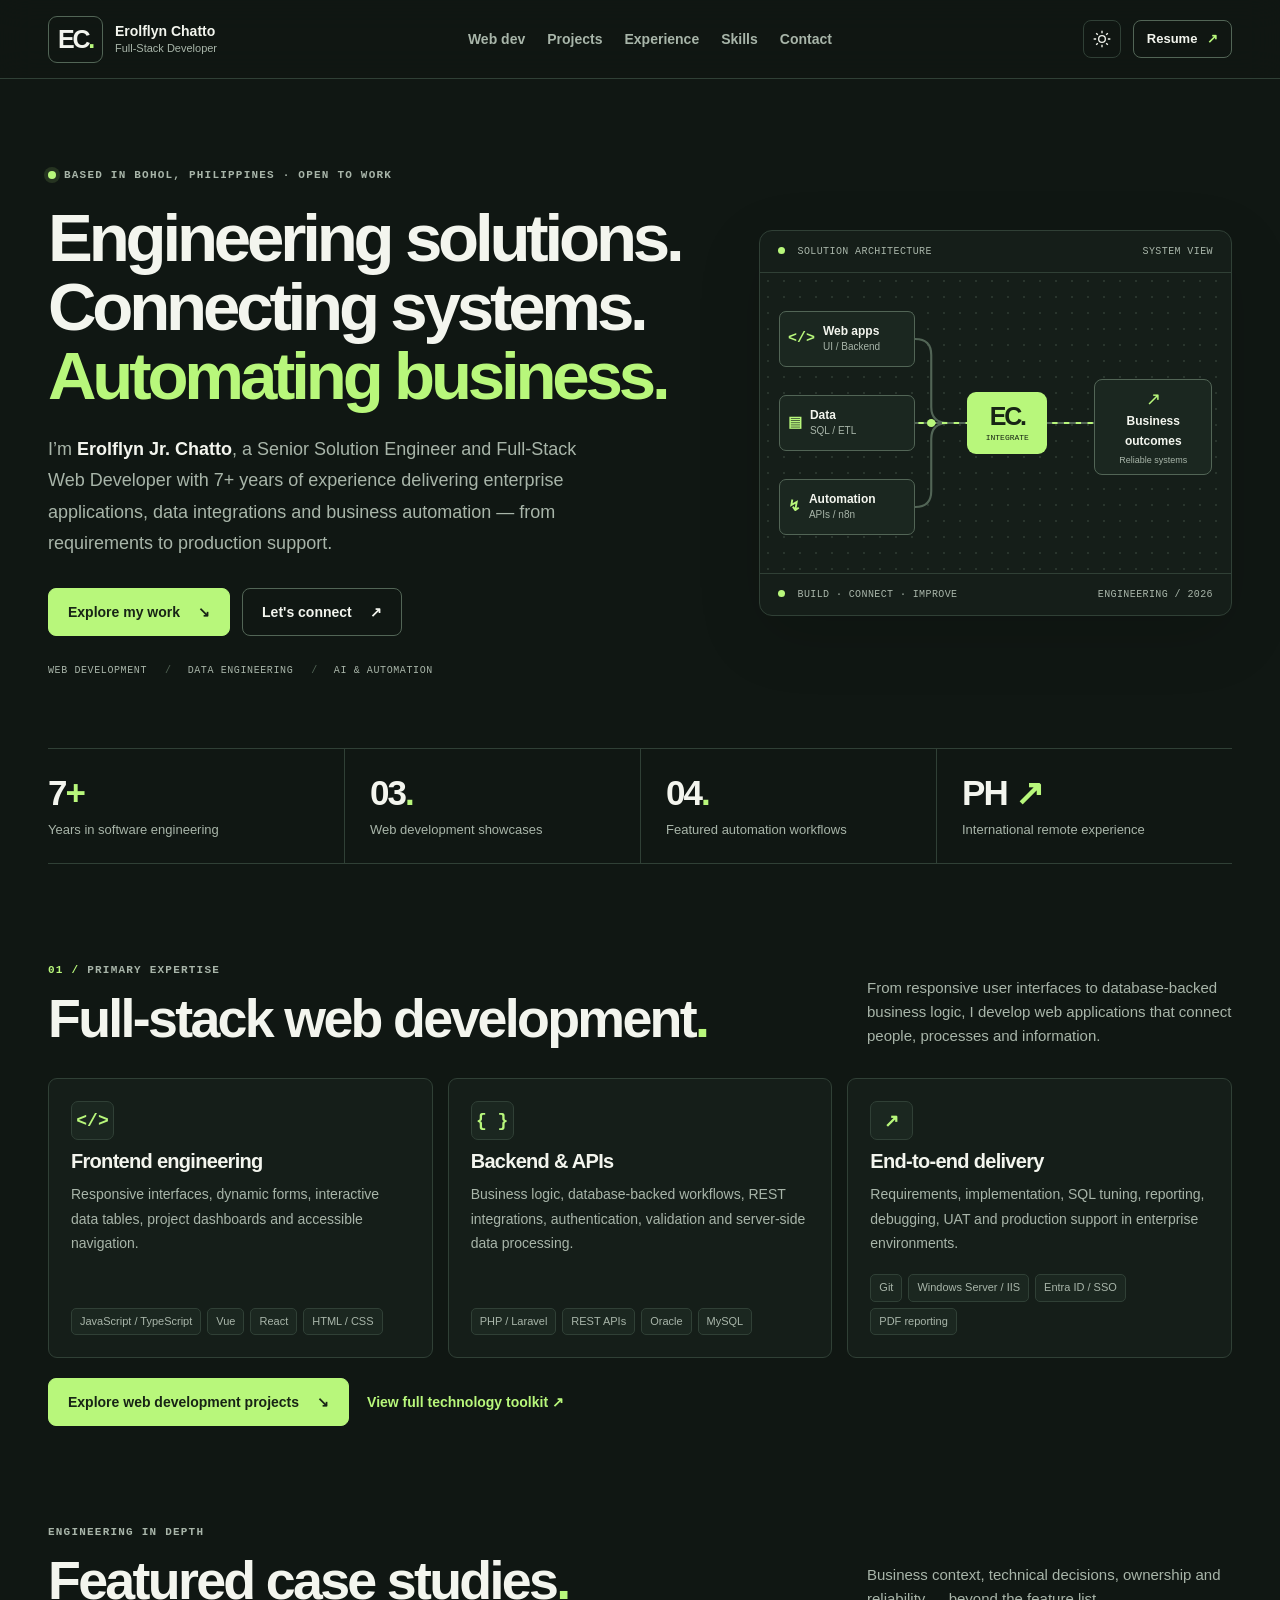
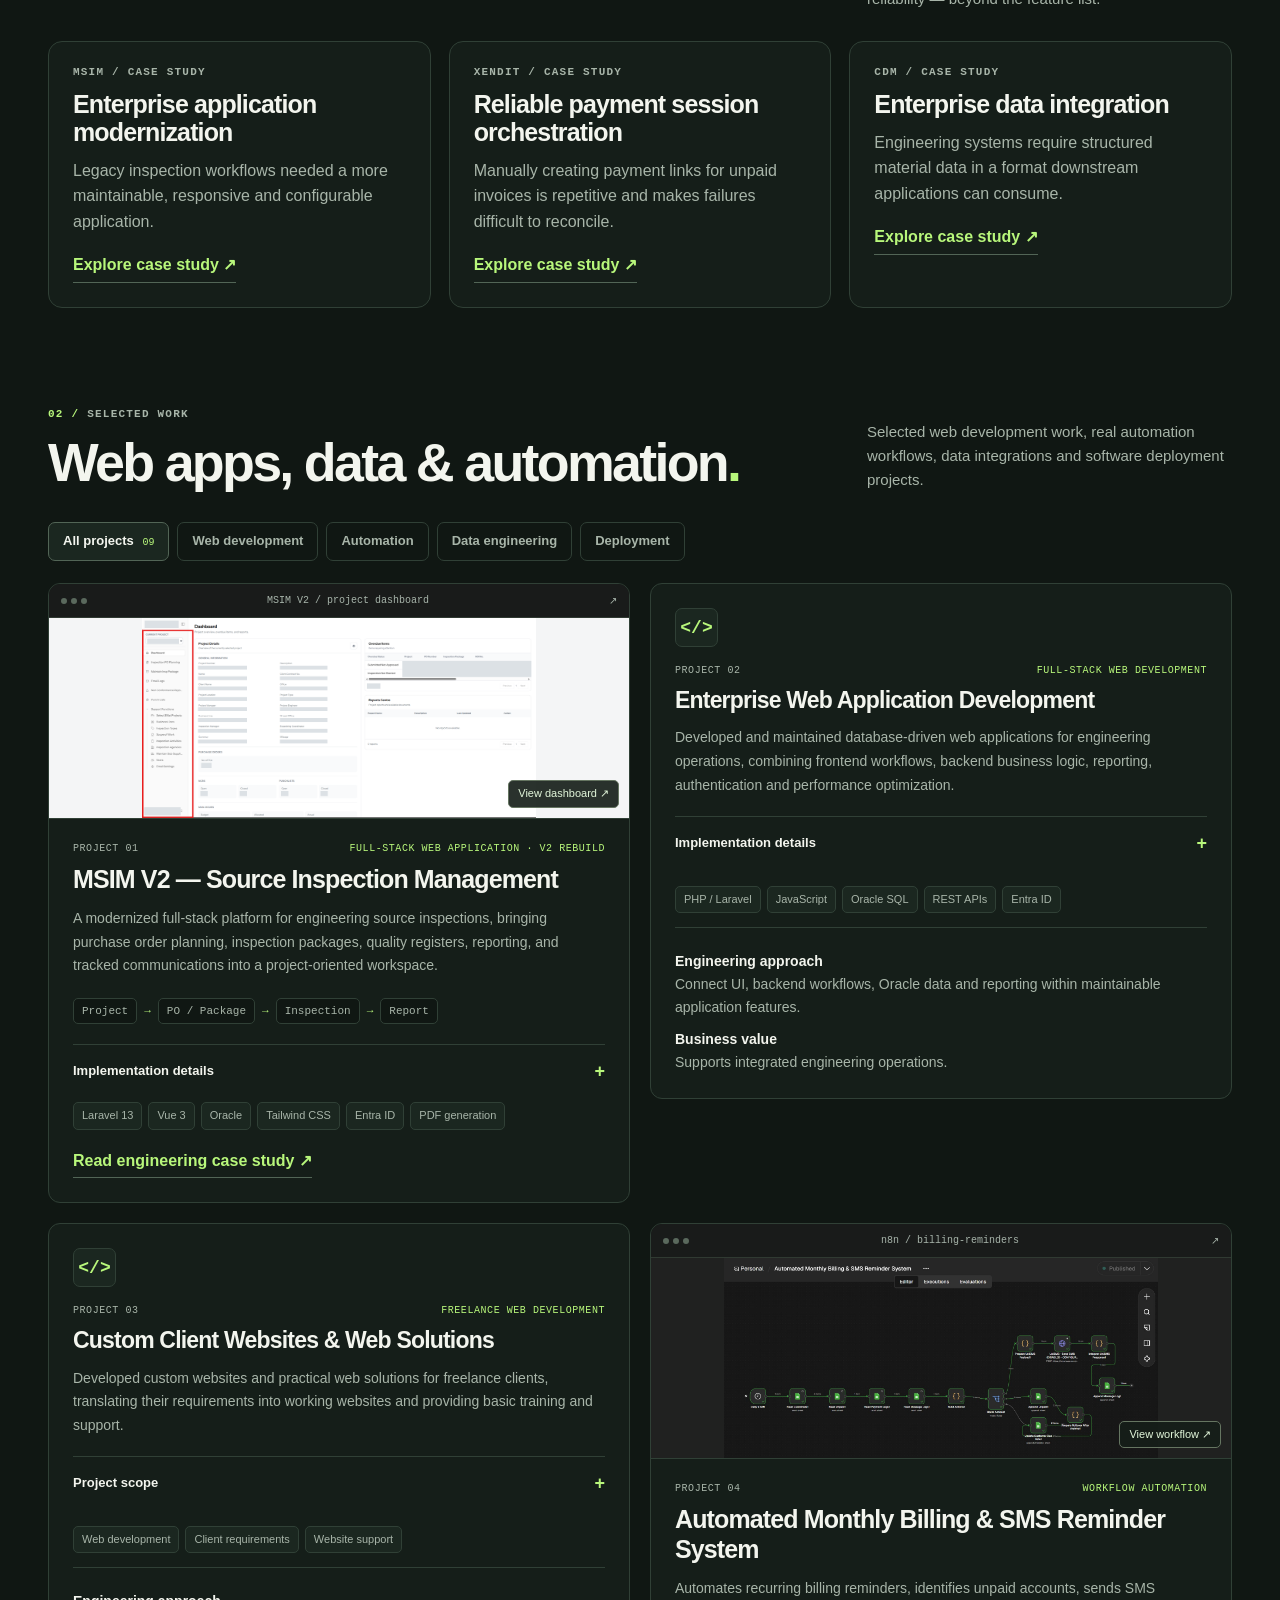
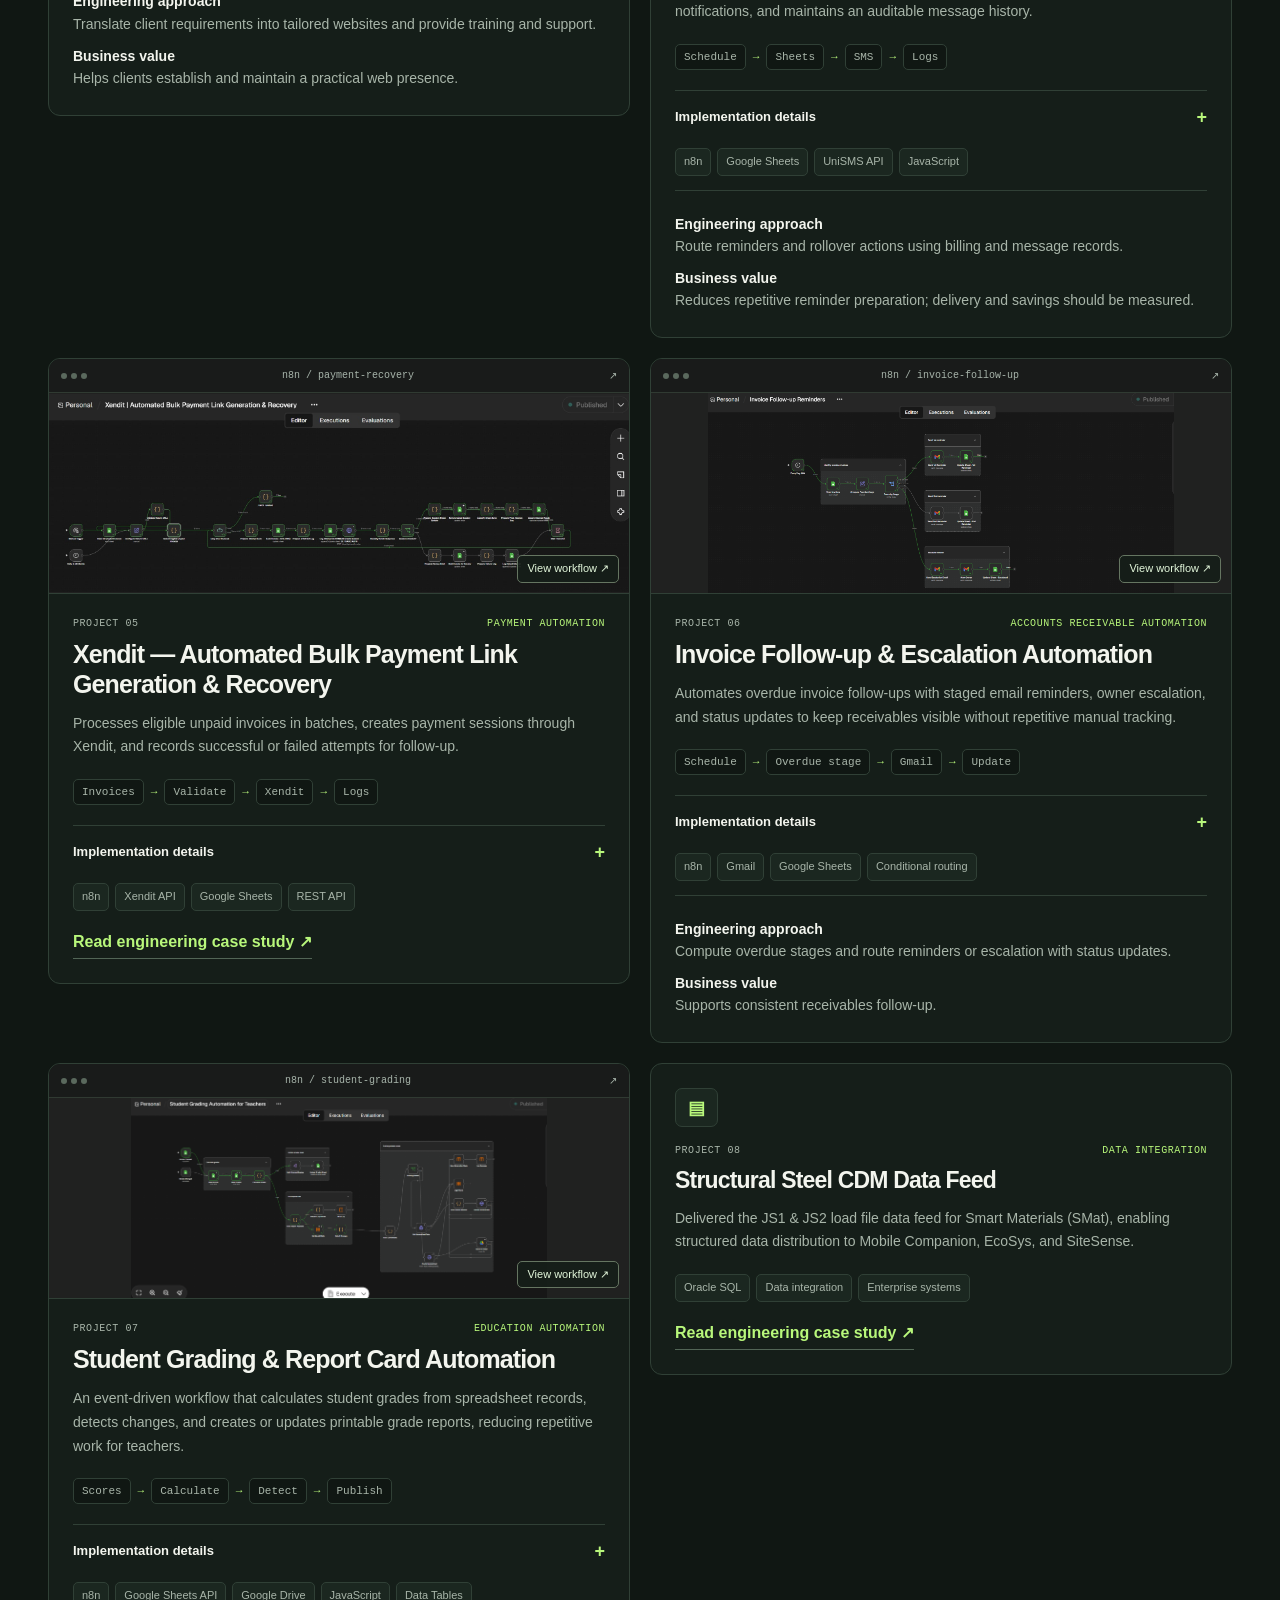
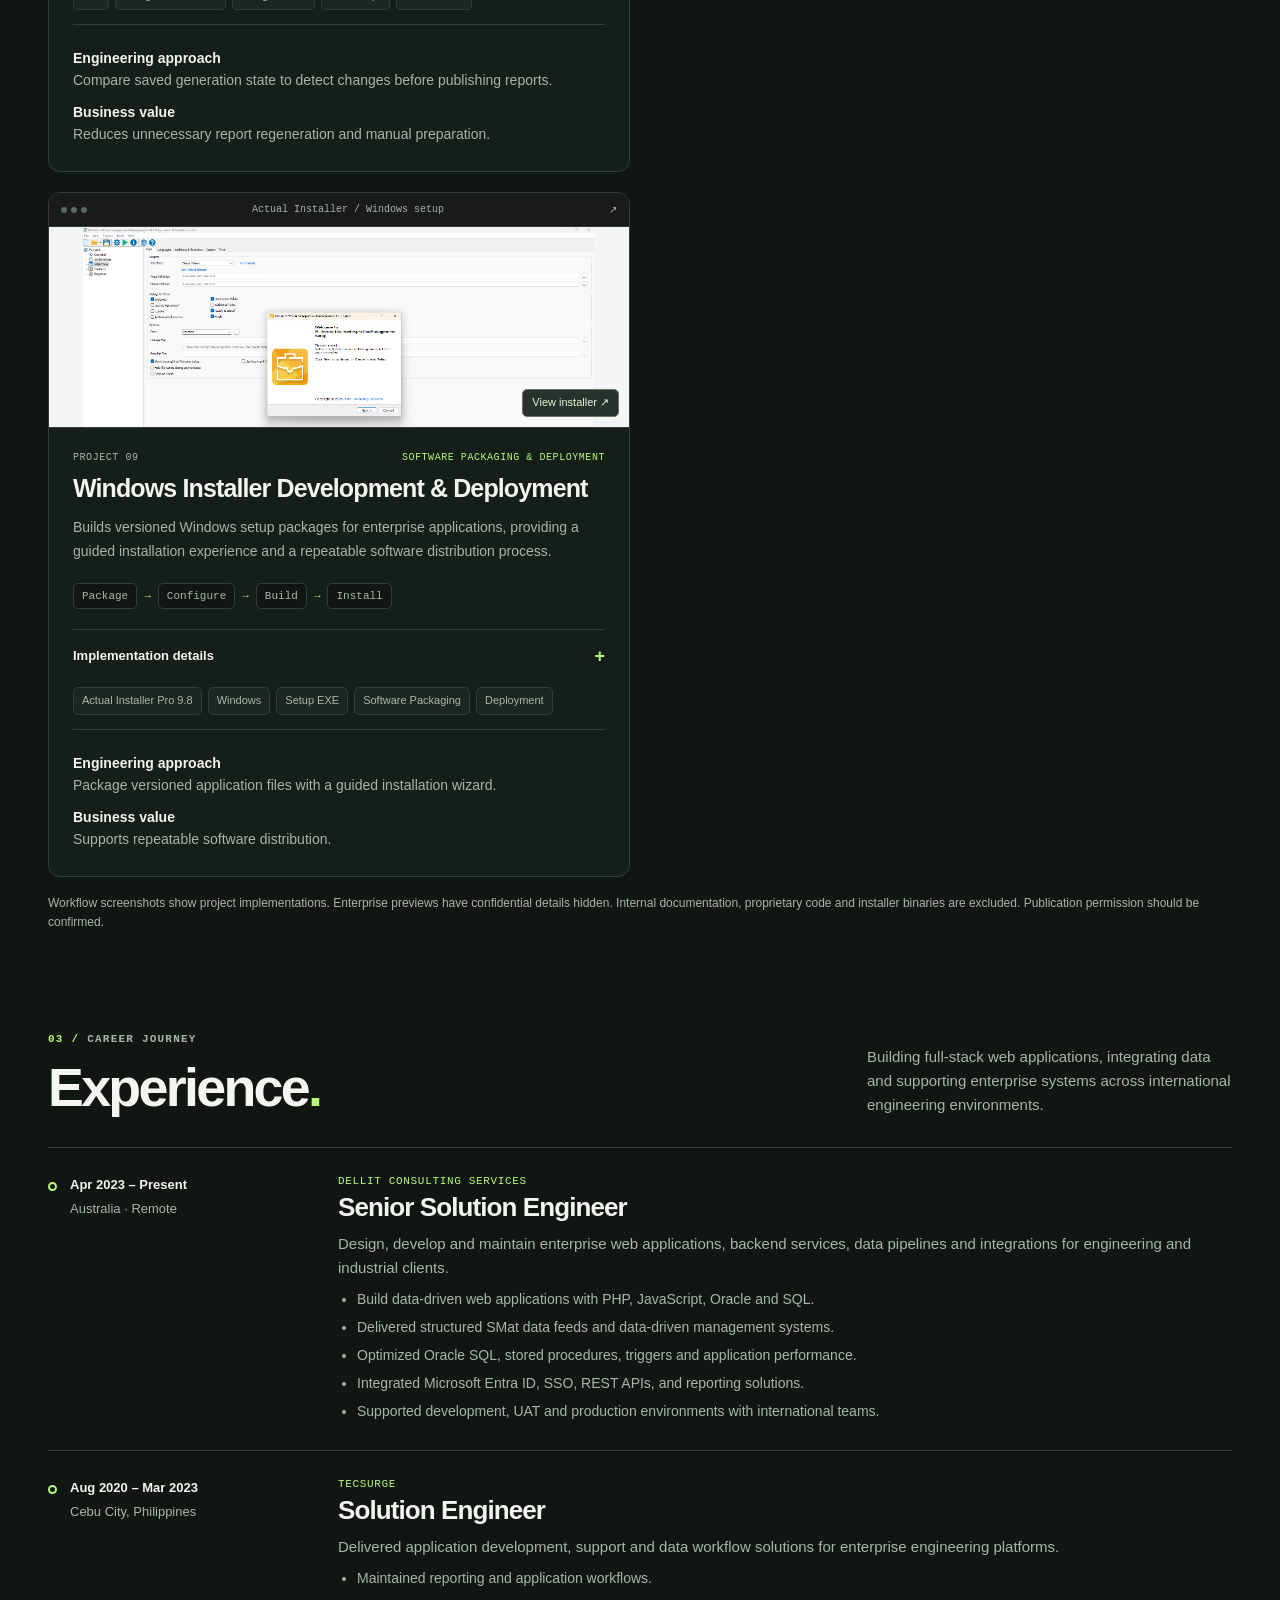
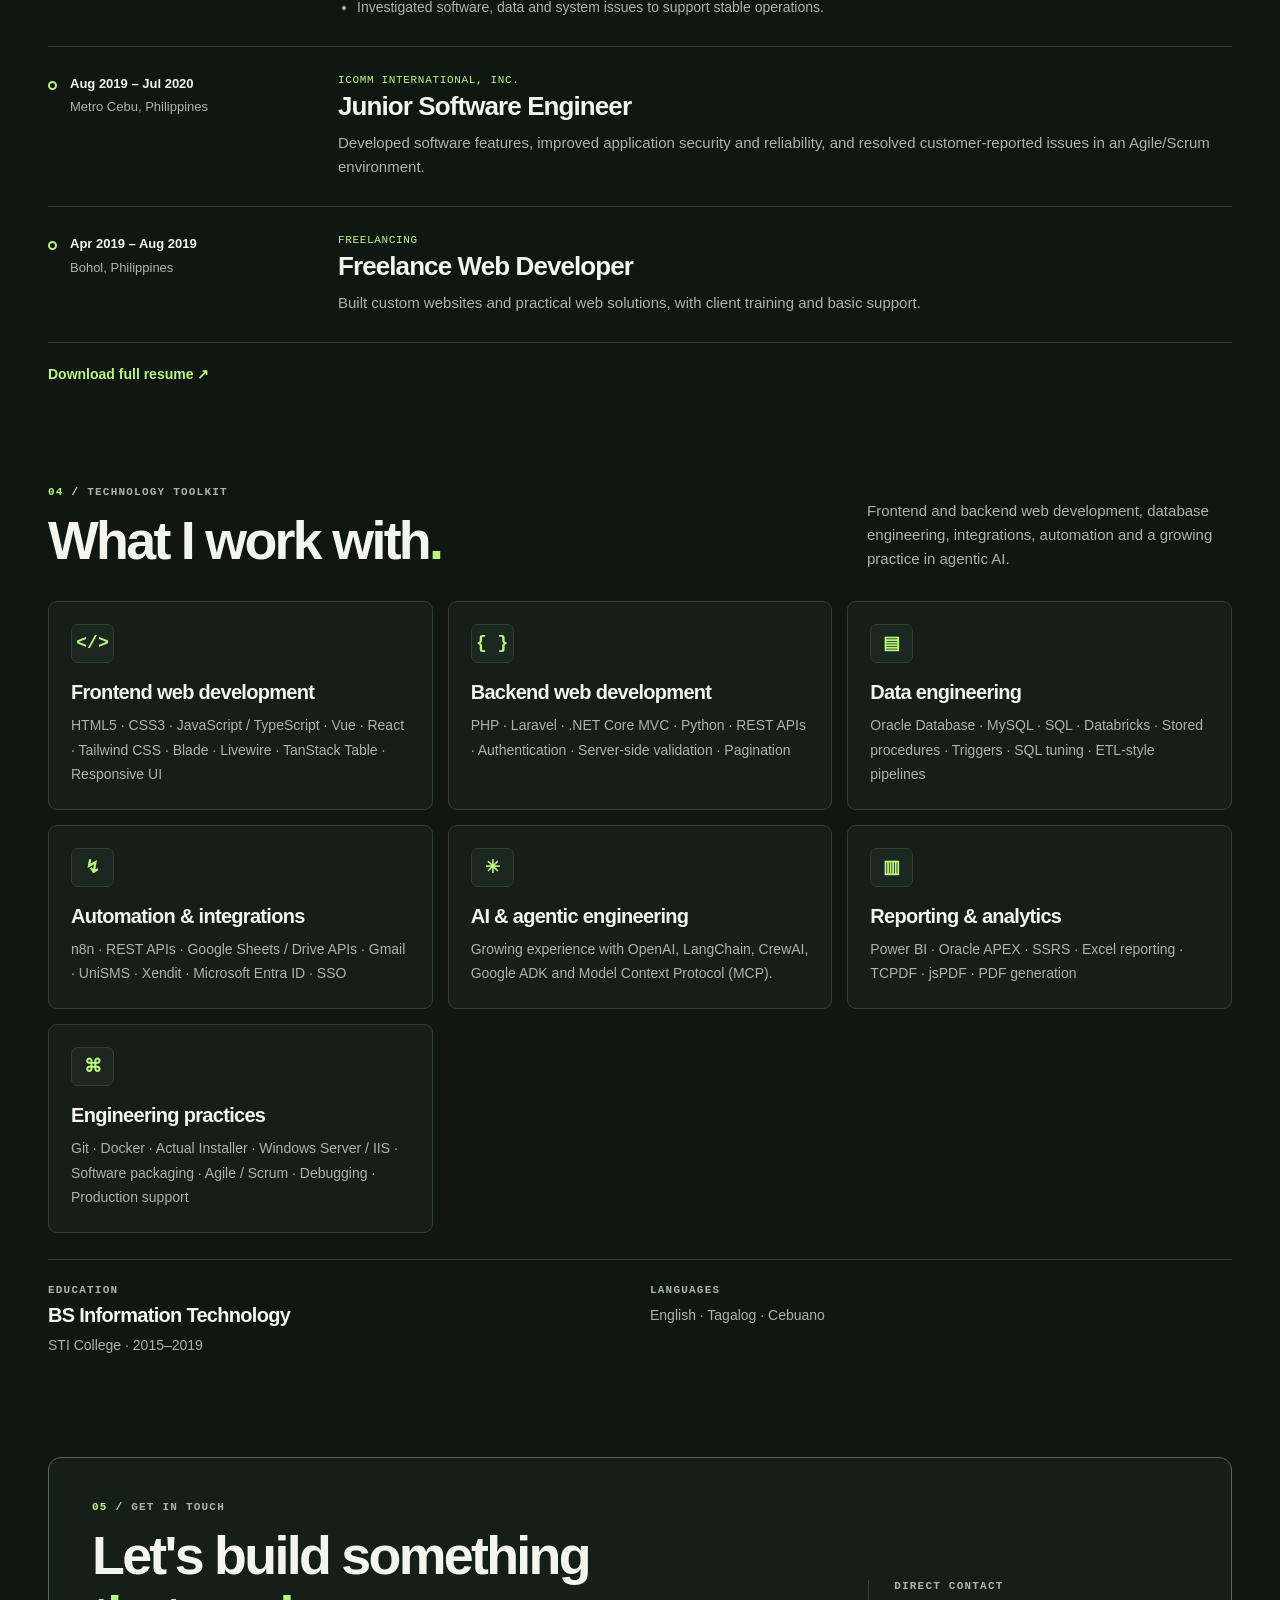
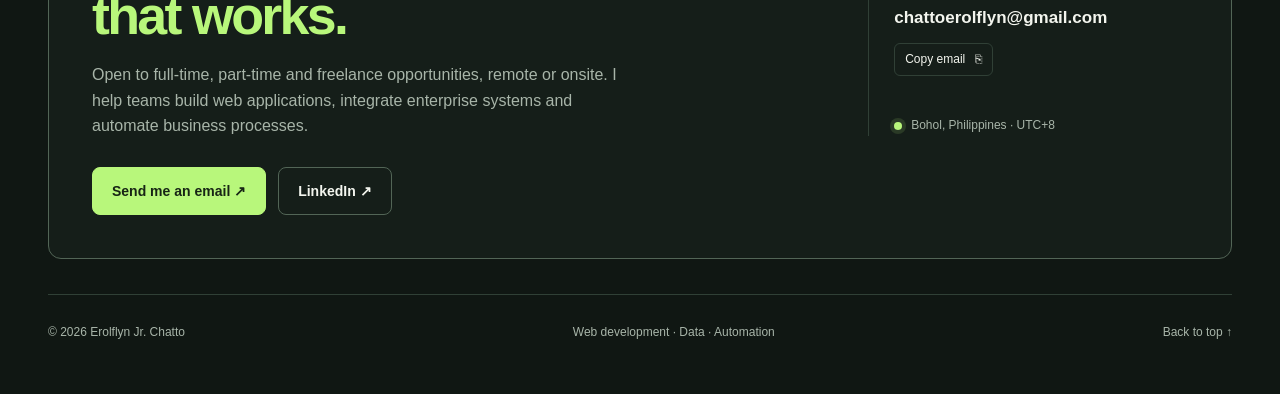
<file: index.html>
<!DOCTYPE html>

<html data-theme="dark" lang="en">
<head>
<meta charset="utf-8"/>
<meta content="width=device-width, initial-scale=1" name="viewport"/>
<meta content="Erolflyn Jr. Chatto — Full-Stack Web Developer and Senior Solution Engineer in the Philippines. Laravel, Vue, React, REST APIs, Oracle, MySQL, data engineering and n8n automation." name="description"/>
<meta content="#101713" name="theme-color"/>
<meta content="website" property="og:type"/>
<meta content="Erolflyn Jr. Chatto | Senior Solution Engineer &amp; Full-Stack Developer" property="og:title"/>
<meta content="Explore full-stack web applications, custom websites, REST integrations, data engineering and practical n8n workflows." property="og:description"/>
<title>Erolflyn Jr. Chatto | Senior Solution Engineer &amp; Full-Stack Developer</title>
<link href="assets/favicon.svg" rel="icon" type="image/svg+xml"/>
<link href="styles.css" rel="stylesheet"/>
<script defer="" src="script.js"></script>
<script async src="https://www.googletagmanager.com/gtm.js?id=GTM-56QDRNCD"></script>
<script>
  window.dataLayer = window.dataLayer || [];
  function gtag(){dataLayer.push(arguments);}
  gtag('js', new Date());
</script>
</head>
<body>
<a class="skip-link" href="#main">Skip to content</a>
<header class="site-header"><div class="container nav-wrap">
<a aria-label="Erolflyn Chatto, home" class="brand" href="#home"><span class="brand-mark">EC<span>.</span></span><span class="brand-name">Erolflyn Chatto<small>Full-Stack Developer</small></span></a>
<nav aria-label="Main navigation" id="nav"><a href="#web-development">Web dev</a><a href="#projects">Projects</a><a href="#experience">Experience</a><a href="#skills">Skills</a><a href="#contact">Contact</a></nav>
<div class="nav-actions"><button aria-label="Switch to light theme" class="icon-button theme-toggle" title="Switch theme" type="button"><svg aria-hidden="true" fill="none" stroke="currentColor" stroke-width="1.6" viewbox="0 0 24 24"><circle cx="12" cy="12" r="4"></circle><path d="M12 2v3m0 14v3M2 12h3m14 0h3M5 5l2 2m10 10 2 2M5 19l2-2M17 7l2-2"></path></svg></button><a class="nav-resume" download="" href="assets/Erolflyn-Chatto-Resume.pdf">Resume <span>↗</span></a><button aria-controls="nav" aria-expanded="false" aria-label="Open menu" class="icon-button menu-toggle" type="button"><svg aria-hidden="true" fill="none" stroke="currentColor" stroke-width="1.8" viewbox="0 0 24 24"><path d="M4 7h16M4 12h16M4 17h16"></path></svg></button></div>
</div></header>
<main id="main">
<section class="hero container" id="home"><div class="hero-copy"><div class="eyebrow"><span class="status-dot"></span> BASED IN BOHOL, PHILIPPINES · OPEN TO WORK</div><h1>Engineering solutions.<br/>Connecting systems.<br/><em>Automating business.</em></h1><p class="hero-intro">I’m <strong>Erolflyn Jr. Chatto</strong>, a Senior Solution Engineer and Full-Stack Web Developer with 7+ years of experience delivering enterprise applications, data integrations and business automation — from requirements to production support.</p><div class="hero-actions"><a class="button primary" href="#projects">Explore my work <span>↘</span></a><a class="button secondary" href="#contact">Let's connect <span>↗</span></a></div><div class="hero-tech"><span>WEB DEVELOPMENT</span><span>DATA ENGINEERING</span><span>AI &amp; AUTOMATION</span></div></div>
<div aria-label="Illustration showing software, data and automation connecting to business outcomes" class="hero-visual"><div class="visual-top"><span><i></i> SOLUTION ARCHITECTURE</span><span>SYSTEM VIEW</span></div><div class="diagram"><div class="diagram-grid"></div><svg aria-hidden="true" class="diagram-lines" fill="none" preserveaspectratio="none" viewbox="0 0 440 300"><path d="M82 66H145Q160 66 160 82V134Q160 150 176 150H197M82 150H197M82 234H145Q160 234 160 218V166Q160 150 176 150H197M251 150H350" stroke="var(--line-strong)" stroke-width="2"></path><path d="M82 150H197M251 150H350" stroke="var(--accent)" stroke-dasharray="5 6" stroke-width="2"></path><circle cx="160" cy="150" fill="var(--accent)" r="4"></circle></svg><div class="diagram-node node-a"><span class="node-icon">&lt;/&gt;</span><span>Web apps<small>UI / Backend</small></span></div><div class="diagram-node node-b"><span class="node-icon">▤</span><span>Data<small>SQL / ETL</small></span></div><div class="diagram-node node-c"><span class="node-icon">↯</span><span>Automation<small>APIs / n8n</small></span></div><div class="hub"><span>EC<span>.</span></span><small>INTEGRATE</small></div><div class="outcome"><span class="outcome-icon">↗</span><strong>Business<br/>outcomes</strong><small>Reliable systems</small></div></div><div class="visual-bottom"><span><i></i> BUILD · CONNECT · IMPROVE</span><span>ENGINEERING / 2026</span></div></div>
<div class="stats"><div><strong>7<span>+</span></strong><p>Years in software engineering</p></div><div><strong>03<span>.</span></strong><p>Web development showcases</p></div><div><strong>04<span>.</span></strong><p>Featured automation workflows</p></div><div><strong class="remote-stat">PH <span>↗</span></strong><p>International remote experience</p></div></div></section>
<section class="section container web-section" id="web-development">
<div class="section-heading"><div><div class="eyebrow"><span class="section-number">01 /</span> PRIMARY EXPERTISE</div><h2>Full-stack web development<span>.</span></h2></div><p>From responsive user interfaces to database-backed business logic, I develop web applications that connect people, processes and information.</p></div>
<div class="web-capabilities">
<article class="skill-card"><div class="skill-icon">&lt;/&gt;</div><h3>Frontend engineering</h3><p>Responsive interfaces, dynamic forms, interactive data tables, project dashboards and accessible navigation.</p><div class="tags"><span>JavaScript / TypeScript</span><span>Vue</span><span>React</span><span>HTML / CSS</span></div></article>
<article class="skill-card"><div class="skill-icon">{ }</div><h3>Backend &amp; APIs</h3><p>Business logic, database-backed workflows, REST integrations, authentication, validation and server-side data processing.</p><div class="tags"><span>PHP / Laravel</span><span>REST APIs</span><span>Oracle</span><span>MySQL</span></div></article>
<article class="skill-card"><div class="skill-icon">↗</div><h3>End-to-end delivery</h3><p>Requirements, implementation, SQL tuning, reporting, debugging, UAT and production support in enterprise environments.</p><div class="tags"><span>Git</span><span>Windows Server / IIS</span><span>Entra ID / SSO</span><span>PDF reporting</span></div></article>
</div><div class="web-cta"><a class="button primary" data-filter-link="web" href="#projects">Explore web development projects <span>↘</span></a><a class="text-link" href="#skills">View full technology toolkit ↗</a></div></section><section class="section container" id="case-studies"><div class="section-heading"><div><div class="eyebrow">ENGINEERING IN DEPTH</div><h2>Featured case studies<span>.</span></h2></div><p>Business context, technical decisions, ownership and reliability — beyond the feature list.</p></div><div class="case-grid"><article class="case-tile"><div class="eyebrow">MSIM / CASE STUDY</div><h3>Enterprise application modernization</h3><p>Legacy inspection workflows needed a more maintainable, responsive and configurable application.</p><a class="case-link" href="case-studies/msim.html">Explore case study ↗</a></article><article class="case-tile"><div class="eyebrow">XENDIT / CASE STUDY</div><h3>Reliable payment session orchestration</h3><p>Manually creating payment links for unpaid invoices is repetitive and makes failures difficult to reconcile.</p><a class="case-link" href="case-studies/xendit.html">Explore case study ↗</a></article><article class="case-tile"><div class="eyebrow">CDM / CASE STUDY</div><h3>Enterprise data integration</h3><p>Engineering systems require structured material data in a format downstream applications can consume.</p><a class="case-link" href="case-studies/cdm.html">Explore case study ↗</a></article></div></section><section class="section container" id="projects"><div class="section-heading"><div><div class="eyebrow"><span class="section-number">02 /</span> SELECTED WORK</div><h2>Web apps, data &amp; automation<span>.</span></h2></div><p>Selected web development work, real automation workflows, data integrations and software deployment projects.</p></div>
<div aria-label="Filter projects" class="filters"><button aria-pressed="true" class="filter active" data-filter="all" type="button">All projects <span>09</span></button><button aria-pressed="false" class="filter" data-filter="web" type="button">Web development</button><button aria-pressed="false" class="filter" data-filter="automation" type="button">Automation</button><button aria-pressed="false" class="filter" data-filter="engineering" type="button">Data engineering</button><button aria-pressed="false" class="filter" data-filter="deployment" type="button">Deployment</button></div>
<div class="project-grid">
<article class="project-card featured" data-category="web"><button aria-label="Enlarge redacted MSIM V2 dashboard screenshot" class="project-image msim-image" data-image="assets/msim-dashboard-redacted.png" data-title="MSIM V2 — Source Inspection Management (redacted dashboard)" type="button"><div class="image-toolbar"><span><i></i><i></i><i></i></span><span>MSIM V2 / project dashboard</span><span>↗</span></div><img alt="Redacted source inspection dashboard with navigation, project details, overdue items, quality registers and reports centre" height="519" loading="lazy" src="assets/msim-dashboard-redacted.png" width="1020"/><span class="image-zoom">View dashboard ↗</span></button><div class="project-body"><div class="project-meta"><span class="project-index">PROJECT 01</span><span class="project-type">FULL-STACK WEB APPLICATION · V2 REBUILD</span></div><h3>MSIM V2 — Source Inspection Management</h3><p>A modernized full-stack platform for engineering source inspections, bringing purchase order planning, inspection packages, quality registers, reporting, and tracked communications into a project-oriented workspace.</p><div aria-label="Project to purchase order to inspection to report" class="mini-flow"><span>Project</span><b>→</b><span>PO / Package</span><b>→</b><span>Inspection</span><b>→</b><span>Report</span></div><details><summary>Implementation details <span>+</span></summary><ul><li><strong>Inspection lifecycle:</strong> project dashboards, purchase order planning, inspection packages, Notice of Inspection (NOI) revisions, and inspection report status workflows.</li><li><strong>Quality management:</strong> non-conformance reports (NCRs), punch lists, attachments and inspection master data.</li><li><strong>Dynamic PDF designer:</strong> configurable report sections, field ordering, logos, layouts, preview and draft/publish workflow.</li><li><strong>Communication:</strong> queued email delivery, searchable message logs, attempt history and follow-up emails.</li><li><strong>Identity and UI:</strong> Microsoft Entra ID SSO, local authentication, role-aware navigation, responsive Vue interfaces and server-side pagination.</li><li><strong>Architecture:</strong> Laravel 13, Vue 3, Livewire/Flux, Tailwind CSS, TanStack Table and Oracle database integration.</li></ul><p class="case-note"><strong>Roadmap:</strong> AI-assisted PDF text and checkbox extraction with human review is planned; model integration is not yet verified. Deployment, server-side authorization and production acceptance remain subject to validation.</p></details><div class="tags"><span>Laravel 13</span><span>Vue 3</span><span>Oracle</span><span>Tailwind CSS</span><span>Entra ID</span><span>PDF generation</span></div><a class="case-link" href="case-studies/msim.html">Read engineering case study <span>↗</span></a></div></article><article class="project-card compact" data-category="web"><div aria-hidden="true" class="compact-icon">&lt;/&gt;</div><div class="project-meta"><span class="project-index">PROJECT 02</span><span class="project-type">FULL-STACK WEB DEVELOPMENT</span></div><h3>Enterprise Web Application Development</h3><p>Developed and maintained database-driven web applications for engineering operations, combining frontend workflows, backend business logic, reporting, authentication and performance optimization.</p><details><summary>Implementation details <span>+</span></summary><ul><li>Delivered web application features and backend workflows using PHP, JavaScript and Oracle SQL.</li><li>Integrated REST APIs and Microsoft Entra ID authentication.</li><li>Developed reporting and document-generation features, and optimized SQL and application performance.</li><li>Supported development, UAT and production environments with international teams.</li></ul></details><div class="tags"><span>PHP / Laravel</span><span>JavaScript</span><span>Oracle SQL</span><span>REST APIs</span><span>Entra ID</span></div><div class="project-value"><strong>Engineering approach</strong><p>Connect UI, backend workflows, Oracle data and reporting within maintainable application features.</p><strong>Business value</strong><p>Supports integrated engineering operations.</p></div></article><article class="project-card compact" data-category="web"><div aria-hidden="true" class="compact-icon">&lt;/&gt;</div><div class="project-meta"><span class="project-index">PROJECT 03</span><span class="project-type">FREELANCE WEB DEVELOPMENT</span></div><h3>Custom Client Websites &amp; Web Solutions</h3><p>Developed custom websites and practical web solutions for freelance clients, translating their requirements into working websites and providing basic training and support.</p><details><summary>Project scope <span>+</span></summary><ul><li>Client requirement discussions and tailored website development.</li><li>Delivery of practical web solutions based on business needs.</li><li>Basic user training and post-delivery support.</li></ul></details><div class="tags"><span>Web development</span><span>Client requirements</span><span>Website support</span></div><div class="project-value"><strong>Engineering approach</strong><p>Translate client requirements into tailored websites and provide training and support.</p><strong>Business value</strong><p>Helps clients establish and maintain a practical web presence.</p></div></article><article class="project-card featured" data-category="automation"><button aria-label="Enlarge monthly billing workflow screenshot" class="project-image" data-image="assets/billing-workflow.jpg" data-title="Automated Monthly Billing &amp; SMS Reminder System" type="button"><div class="image-toolbar"><span><i></i><i></i><i></i></span><span>n8n / billing-reminders</span><span>↗</span></div><img alt="n8n billing workflow showing scheduled trigger, Google Sheets, action routing, UniSMS and message logs" height="736" src="assets/billing-workflow.jpg" width="1594"/><span class="image-zoom">View workflow ↗</span></button><div class="project-body"><div class="project-meta"><span class="project-index">PROJECT 04</span><span class="project-type">WORKFLOW AUTOMATION</span></div><h3>Automated Monthly Billing &amp; SMS Reminder System</h3><p>Automates recurring billing reminders, identifies unpaid accounts, sends SMS notifications, and maintains an auditable message history.</p><div aria-label="Schedule to Sheets to SMS to logs" class="mini-flow"><span>Schedule</span><b>→</b><span>Sheets</span><b>→</b><span>SMS</span><b>→</b><span>Logs</span></div><details><summary>Implementation details <span>+</span></summary><ul><li>Daily scheduled execution reads customer, unpaid invoice, payment and message records.</li><li>Rule-based action routing determines reminders and billing rollover tasks.</li><li>UniSMS API integration prepares requests and interprets responses before logging.</li><li>Unpaid invoice archiving and due-date updates support monthly billing cycles.</li></ul></details><div class="tags"><span>n8n</span><span>Google Sheets</span><span>UniSMS API</span><span>JavaScript</span></div><div class="project-value"><strong>Engineering approach</strong><p>Route reminders and rollover actions using billing and message records.</p><strong>Business value</strong><p>Reduces repetitive reminder preparation; delivery and savings should be measured.</p></div></div></article><article class="project-card featured" data-category="automation"><button aria-label="Enlarge Xendit workflow screenshot" class="project-image" data-image="assets/xendit-workflow.jpg" data-title="Xendit — Automated Bulk Payment Link Generation &amp; Recovery" type="button"><div class="image-toolbar"><span><i></i><i></i><i></i></span><span>n8n / payment-recovery</span><span>↗</span></div><img alt="n8n Xendit payment workflow with invoice selection, locking, API requests, success and failure logging" height="615" src="assets/xendit-workflow.jpg" width="1806"/><span class="image-zoom">View workflow ↗</span></button><div class="project-body"><div class="project-meta"><span class="project-index">PROJECT 05</span><span class="project-type">PAYMENT AUTOMATION</span></div><h3>Xendit — Automated Bulk Payment Link Generation &amp; Recovery</h3><p>Processes eligible unpaid invoices in batches, creates payment sessions through Xendit, and records successful or failed attempts for follow-up.</p><div aria-label="Invoices to validate to Xendit to logs" class="mini-flow"><span>Invoices</span><b>→</b><span>Validate</span><b>→</b><span>Xendit</span><b>→</b><span>Logs</span></div><details><summary>Implementation details <span>+</span></summary><ul><li>Manual and scheduled triggers select eligible unpaid invoices.</li><li>Invoice validation and attempt locking help prevent duplicate processing.</li><li>Xendit API requests create payment sessions; response classification routes outcomes.</li><li>Successful sessions are saved; failures are held for review with attempt logs.</li></ul></details><div class="tags"><span>n8n</span><span>Xendit API</span><span>Google Sheets</span><span>REST API</span></div><a class="case-link" href="case-studies/xendit.html">Read engineering case study <span>↗</span></a></div></article><article class="project-card featured" data-category="automation"><button aria-label="Enlarge invoice follow-up workflow screenshot" class="project-image" data-image="assets/invoice-followup-workflow.png" data-title="Invoice Follow-up &amp; Escalation Automation" type="button"><div class="image-toolbar"><span><i></i><i></i><i></i></span><span>n8n / invoice-follow-up</span><span>↗</span></div><img alt="n8n workflow with a daily schedule, Google Sheets invoice lookup, overdue-stage routing, Gmail reminders and escalation" height="745" loading="lazy" src="assets/invoice-followup-workflow.png" width="1738"/><span class="image-zoom">View workflow ↗</span></button><div class="project-body"><div class="project-meta"><span class="project-index">PROJECT 06</span><span class="project-type">ACCOUNTS RECEIVABLE AUTOMATION</span></div><h3>Invoice Follow-up &amp; Escalation Automation</h3><p>Automates overdue invoice follow-ups with staged email reminders, owner escalation, and status updates to keep receivables visible without repetitive manual tracking.</p><div aria-label="Daily schedule to overdue stage to email to status update" class="mini-flow"><span>Schedule</span><b>→</b><span>Overdue stage</span><b>→</b><span>Gmail</span><b>→</b><span>Update</span></div><details><summary>Implementation details <span>+</span></summary><ul><li>Runs daily at 9 AM and reads invoice records from Google Sheets.</li><li>Computes the overdue stage and routes invoices into first reminder, second reminder, or escalation branches.</li><li>Sends stage-specific email reminders through Gmail and updates invoice tracking fields.</li><li>Escalates unresolved invoices through a dedicated email, alerts the owner, and records escalation status.</li></ul><p class="case-note">Designed to support timely collections and consistent follow-up without manual monitoring of every invoice.</p></details><div class="tags"><span>n8n</span><span>Gmail</span><span>Google Sheets</span><span>Conditional routing</span></div><div class="project-value"><strong>Engineering approach</strong><p>Compute overdue stages and route reminders or escalation with status updates.</p><strong>Business value</strong><p>Supports consistent receivables follow-up.</p></div></div></article><article class="project-card featured" data-category="automation"><button aria-label="Enlarge Student Grading &amp; Report Card Automation screenshot" class="project-image" data-image="assets/student-grading-workflow.png" data-title="Student Grading &amp; Report Card Automation" type="button"><div class="image-toolbar"><span><i></i><i></i><i></i></span><span>n8n / student-grading</span><span>↗</span></div><img alt="n8n grading workflow with score and grade change triggers, calculation, change detection, spreadsheet creation and logging" height="838" loading="lazy" src="assets/student-grading-workflow.png" width="1743"/><span class="image-zoom">View workflow ↗</span></button><div class="project-body"><div class="project-meta"><span class="project-index">PROJECT 07</span><span class="project-type">EDUCATION AUTOMATION</span></div><h3>Student Grading &amp; Report Card Automation</h3><p>An event-driven workflow that calculates student grades from spreadsheet records, detects changes, and creates or updates printable grade reports, reducing repetitive work for teachers.</p><div aria-label="Scores to Calculate to Detect to Publish" class="mini-flow"><span>Scores</span><b>→</b><span>Calculate</span><b>→</b><span>Detect</span><b>→</b><span>Publish</span></div><details><summary>Implementation details <span>+</span></summary><ul><li>Google Sheets triggers respond to changes in student scores or grade records.</li><li>JavaScript calculates grades and updates changed grade records in the source spreadsheet.</li><li>Builds report payloads and compares them with saved generation state to identify changed reports.</li><li>Creates or updates printable grade sheets through the Google Sheets API and organizes new spreadsheets in a Google Drive folder.</li><li>Stores generation state and records success or failure logs using n8n Data Tables for traceability.</li></ul></details><div class="tags"><span>n8n</span><span>Google Sheets API</span><span>Google Drive</span><span>JavaScript</span><span>Data Tables</span></div><div class="project-value"><strong>Engineering approach</strong><p>Compare saved generation state to detect changes before publishing reports.</p><strong>Business value</strong><p>Reduces unnecessary report regeneration and manual preparation.</p></div></div></article><article class="project-card compact" data-category="engineering"><div aria-hidden="true" class="compact-icon">▤</div><div class="project-meta"><span class="project-index">PROJECT 08</span><span class="project-type">DATA INTEGRATION</span></div><h3>Structural Steel CDM Data Feed</h3><p>Delivered the JS1 &amp; JS2 load file data feed for Smart Materials (SMat), enabling structured data distribution to Mobile Companion, EcoSys, and SiteSense.</p><div class="tags"><span>Oracle SQL</span><span>Data integration</span><span>Enterprise systems</span></div><a class="case-link" href="case-studies/cdm.html">Read engineering case study ↗</a></article><article class="project-card featured" data-category="deployment"><button aria-label="Enlarge Windows Installer Development &amp; Deployment screenshot" class="project-image msim-image" data-image="assets/windows-installer-redacted.png" data-title="Windows Installer Development &amp; Deployment" type="button"><div class="image-toolbar"><span><i></i><i></i><i></i></span><span>Actual Installer / Windows setup</span><span>↗</span></div><img alt="Actual Installer Pro 9.8 project editor and version 4.1.0 source inspection application setup wizard; local asset paths redacted" height="749" loading="lazy" src="assets/windows-installer-redacted.png" width="1915"/><span class="image-zoom">View installer ↗</span></button><div class="project-body"><div class="project-meta"><span class="project-index">PROJECT 09</span><span class="project-type">SOFTWARE PACKAGING &amp; DEPLOYMENT</span></div><h3>Windows Installer Development &amp; Deployment</h3><p>Builds versioned Windows setup packages for enterprise applications, providing a guided installation experience and a repeatable software distribution process.</p><div aria-label="Package to Configure to Build to Install" class="mini-flow"><span>Package</span><b>→</b><span>Configure</span><b>→</b><span>Build</span><b>→</b><span>Install</span></div><details><summary>Implementation details <span>+</span></summary><ul><li>Created a Windows setup package for an enterprise source inspection management application, shown at version 4.1.0.</li><li>Configured a classic installation wizard with welcome, destination folder, ready-to-install and finish screens.</li><li>Managed branded wizard and header graphics, version information and copyright presentation.</li><li>Prepared application files and installation settings for repeatable Windows software delivery.</li><li>Installer engineering complements application development and Windows Server deployment experience; the portfolio contains a screenshot, not the proprietary installer binary.</li></ul></details><div class="tags"><span>Actual Installer Pro 9.8</span><span>Windows</span><span>Setup EXE</span><span>Software Packaging</span><span>Deployment</span></div><div class="project-value"><strong>Engineering approach</strong><p>Package versioned application files with a guided installation wizard.</p><strong>Business value</strong><p>Supports repeatable software distribution.</p></div></div></article></div><p class="section-footnote">Workflow screenshots show project implementations. Enterprise previews have confidential details hidden. Internal documentation, proprietary code and installer binaries are excluded. Publication permission should be confirmed.</p></section>
<section class="section container" id="experience"><div class="section-heading"><div><div class="eyebrow"><span class="section-number">03 /</span> CAREER JOURNEY</div><h2>Experience<span>.</span></h2></div><p>Building full-stack web applications, integrating data and supporting enterprise systems across international engineering environments.</p></div><div class="experience-list">
<article class="experience-row"><div class="experience-date"><span class="timeline-dot"></span><strong>Apr 2023 – Present</strong><small>Australia · Remote</small></div><div><div class="experience-company">DELLIT CONSULTING SERVICES</div><h3>Senior Solution Engineer</h3><p>Design, develop and maintain enterprise web applications, backend services, data pipelines and integrations for engineering and industrial clients.</p><ul><li>Build data-driven web applications with PHP, JavaScript, Oracle and SQL.</li><li>Delivered structured SMat data feeds and data-driven management systems.</li><li>Optimized Oracle SQL, stored procedures, triggers and application performance.</li><li>Integrated Microsoft Entra ID, SSO, REST APIs, and reporting solutions.</li><li>Supported development, UAT and production environments with international teams.</li></ul></div></article>
<article class="experience-row"><div class="experience-date"><span class="timeline-dot"></span><strong>Aug 2020 – Mar 2023</strong><small>Cebu City, Philippines</small></div><div><div class="experience-company">TECSURGE</div><h3>Solution Engineer</h3><p>Delivered application development, support and data workflow solutions for enterprise engineering platforms.</p><ul><li>Maintained reporting and application workflows.</li><li>Investigated software, data and system issues to support stable operations.</li></ul></div></article>
<article class="experience-row"><div class="experience-date"><span class="timeline-dot"></span><strong>Aug 2019 – Jul 2020</strong><small>Metro Cebu, Philippines</small></div><div><div class="experience-company">ICOMM INTERNATIONAL, INC.</div><h3>Junior Software Engineer</h3><p>Developed software features, improved application security and reliability, and resolved customer-reported issues in an Agile/Scrum environment.</p></div></article>
<article class="experience-row"><div class="experience-date"><span class="timeline-dot"></span><strong>Apr 2019 – Aug 2019</strong><small>Bohol, Philippines</small></div><div><div class="experience-company">FREELANCING</div><h3>Freelance Web Developer</h3><p>Built custom websites and practical web solutions, with client training and basic support.</p></div></article>
</div><a class="text-link" download="" href="assets/Erolflyn-Chatto-Resume.pdf">Download full resume ↗</a></section>
<section class="section container" id="skills"><div class="section-heading"><div><div class="eyebrow"><span class="section-number">04 /</span> TECHNOLOGY TOOLKIT</div><h2>What I work with<span>.</span></h2></div><p>Frontend and backend web development, database engineering, integrations, automation and a growing practice in agentic AI.</p></div><div class="skills-grid">
<article class="skill-card"><div class="skill-icon">&lt;/&gt;</div><h3>Frontend web development</h3><p>HTML5 · CSS3 · JavaScript / TypeScript · Vue · React · Tailwind CSS · Blade · Livewire · TanStack Table · Responsive UI</p></article><article class="skill-card"><div class="skill-icon">{ }</div><h3>Backend web development</h3><p>PHP · Laravel · .NET Core MVC · Python · REST APIs · Authentication · Server-side validation · Pagination</p></article>
<article class="skill-card"><div class="skill-icon">▤</div><h3>Data engineering</h3><p>Oracle Database · MySQL · SQL · Databricks · Stored procedures · Triggers · SQL tuning · ETL-style pipelines</p></article>
<article class="skill-card"><div class="skill-icon">↯</div><h3>Automation &amp; integrations</h3><p>n8n · REST APIs · Google Sheets / Drive APIs · Gmail · UniSMS · Xendit · Microsoft Entra ID · SSO</p></article>
<article class="skill-card"><div class="skill-icon">✳</div><h3>AI &amp; agentic engineering</h3><p>Growing experience with OpenAI, LangChain, CrewAI, Google ADK and Model Context Protocol (MCP).</p></article>
<article class="skill-card"><div class="skill-icon">▥</div><h3>Reporting &amp; analytics</h3><p>Power BI · Oracle APEX · SSRS · Excel reporting · TCPDF · jsPDF · PDF generation</p></article>
<article class="skill-card"><div class="skill-icon">⌘</div><h3>Engineering practices</h3><p>Git · Docker · Actual Installer · Windows Server / IIS · Software packaging · Agile / Scrum · Debugging · Production support</p></article>
</div><div class="education"><div><span class="eyebrow">EDUCATION</span><h3>BS Information Technology</h3><p>STI College · 2015–2019</p></div><div><span class="eyebrow">LANGUAGES</span><p>English · Tagalog · Cebuano</p></div></div></section>
<section class="section contact container" id="contact"><div class="contact-panel"><div><div class="eyebrow"><span class="section-number">05 /</span> GET IN TOUCH</div><h2>Let's build something<br/><em>that works.</em></h2><p>Open to full-time, part-time and freelance opportunities, remote or onsite. I help teams build web applications, integrate enterprise systems and automate business processes.</p><div class="contact-actions"><a class="button primary" href="mailto:chattoerolflyn@gmail.com">Send me an email ↗</a><a class="button secondary" href="https://www.linkedin.com/in/erolflyn-jr-chatto-65bb7a18b/" rel="noopener noreferrer" target="_blank">LinkedIn ↗</a></div></div><div class="contact-side"><span class="eyebrow">DIRECT CONTACT</span><a class="email-address" href="mailto:chattoerolflyn@gmail.com">chattoerolflyn@gmail.com</a><button class="copy-button" data-email="chattoerolflyn@gmail.com" type="button">Copy email <span>⎘</span></button><span class="copy-status" role="status"></span><div class="contact-location"><span class="status-dot"></span> Bohol, Philippines · UTC+8</div></div></div></section>
</main><footer class="container footer"><span>© <span id="year">2026</span> Erolflyn Jr. Chatto</span><span>Web development · Data · Automation</span><a href="#home">Back to top ↑</a></footer>
<dialog aria-labelledby="dialog-title" id="image-dialog"><div class="dialog-header"><h2 id="dialog-title">Project screenshot</h2><button aria-label="Close screenshot" class="icon-button close-dialog" type="button">×</button></div><div class="dialog-image-wrap"><img alt="" id="dialog-image"/></div><p>Scroll horizontally to inspect the screenshot on smaller screens.</p><a id="open-original" rel="noopener noreferrer" target="_blank">Open original image ↗</a></dialog>
</body></html>
</file>
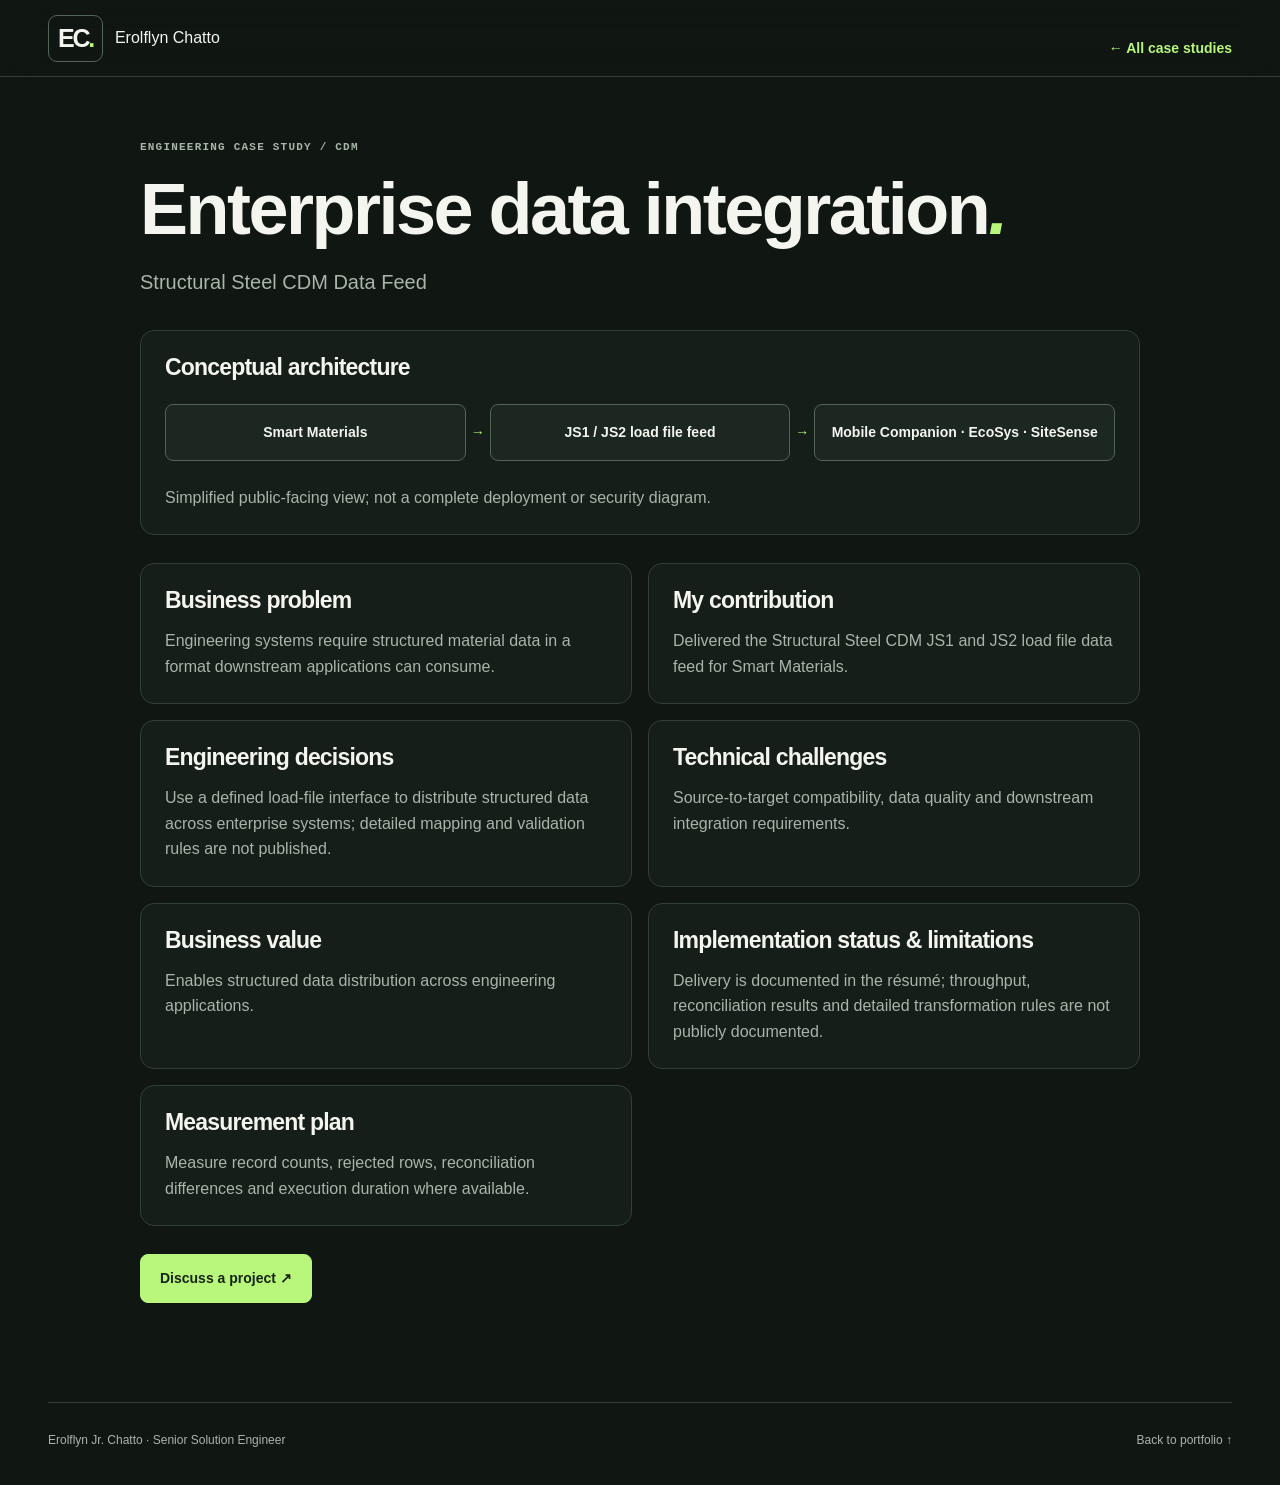
<file: case-studies/cdm.html>
<!doctype html><html lang="en" data-theme="dark"><head><meta charset="utf-8"><meta name="viewport" content="width=device-width,initial-scale=1"><title>Enterprise data integration | Erolflyn Chatto</title><link rel="stylesheet" href="../styles.css"><link rel="icon" href="../assets/favicon.svg"><script>try{document.documentElement.dataset.theme=localStorage.getItem('ec-portfolio-theme')==='light'?'light':'dark'}catch{}</script></head><body><header class="site-header"><div class="container case-nav"><a class="brand" href="../index.html"><span class="brand-mark">EC<span>.</span></span> Erolflyn Chatto</a><a class="text-link" href="../index.html#case-studies">← All case studies</a></div></header><main class="container case-page"><div class="eyebrow">ENGINEERING CASE STUDY / CDM</div><h1>Enterprise data integration<em>.</em></h1><p class="case-lead">Structural Steel CDM Data Feed</p><div class="architecture"><h2>Conceptual architecture</h2><div class="architecture-flow"><div class="architecture-node">Smart Materials</div><div class="architecture-node">JS1 / JS2 load file feed</div><div class="architecture-node">Mobile Companion · EcoSys · SiteSense</div></div><p>Simplified public-facing view; not a complete deployment or security diagram.</p></div><div class="case-content"><section class="case-section"><h2>Business problem</h2><p>Engineering systems require structured material data in a format downstream applications can consume.</p></section><section class="case-section"><h2>My contribution</h2><p>Delivered the Structural Steel CDM JS1 and JS2 load file data feed for Smart Materials.</p></section><section class="case-section"><h2>Engineering decisions</h2><p>Use a defined load-file interface to distribute structured data across enterprise systems; detailed mapping and validation rules are not published.</p></section><section class="case-section"><h2>Technical challenges</h2><p>Source-to-target compatibility, data quality and downstream integration requirements.</p></section><section class="case-section"><h2>Business value</h2><p>Enables structured data distribution across engineering applications.</p></section><section class="case-section"><h2>Implementation status &amp; limitations</h2><p>Delivery is documented in the résumé; throughput, reconciliation results and detailed transformation rules are not publicly documented.</p></section><section class="case-section"><h2>Measurement plan</h2><p>Measure record counts, rejected rows, reconciliation differences and execution duration where available.</p></section></div><a class="button primary" href="../index.html#contact">Discuss a project ↗</a></main><footer class="container footer"><span>Erolflyn Jr. Chatto · Senior Solution Engineer</span><a href="../index.html">Back to portfolio ↑</a></footer></body></html>
</file>
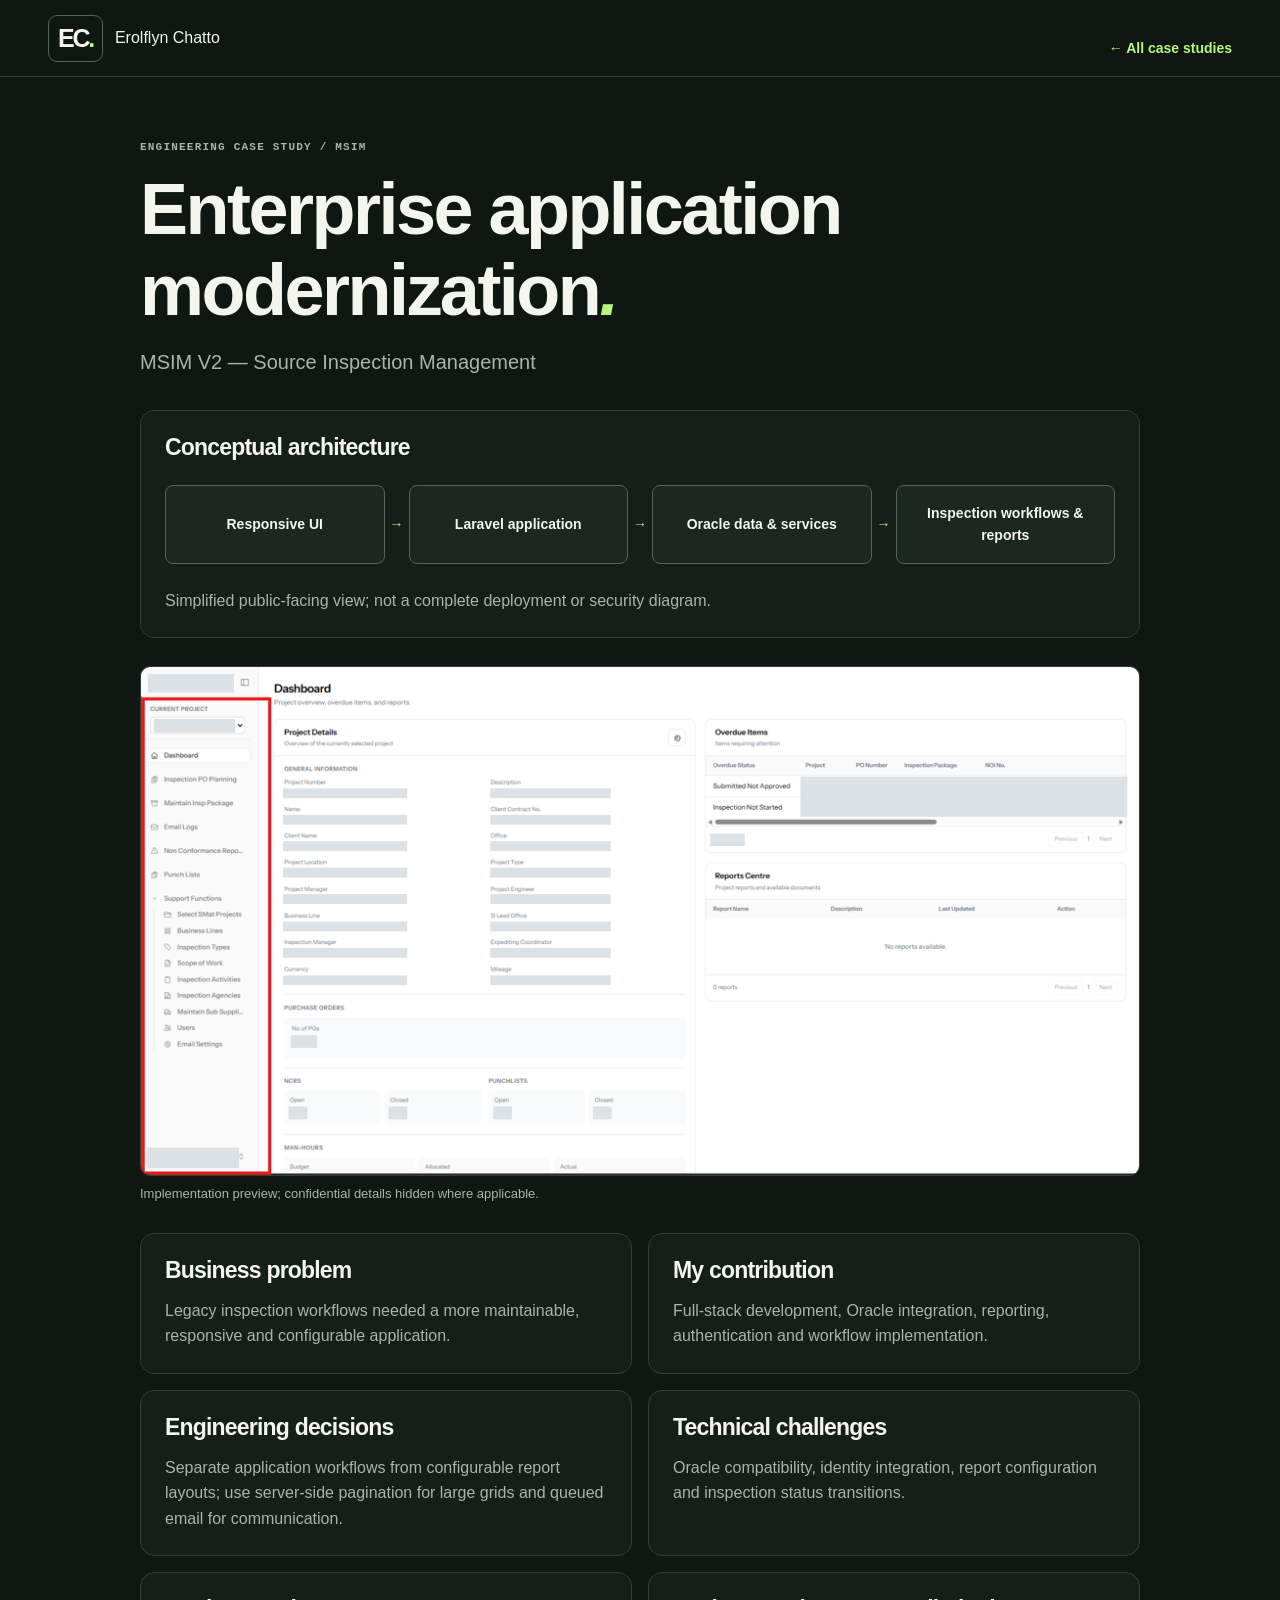
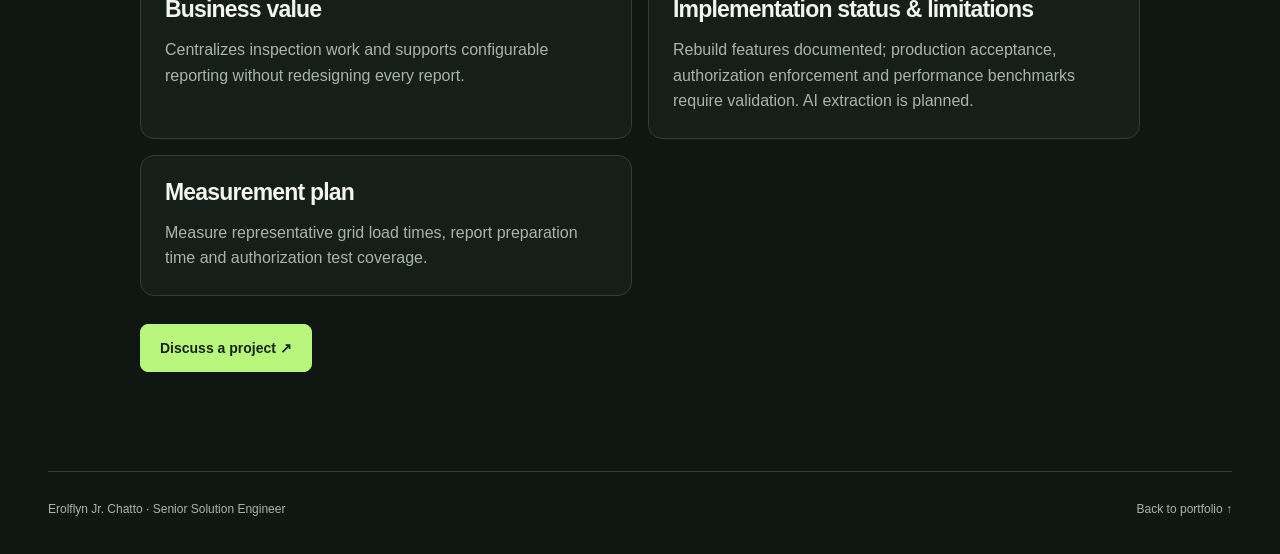
<file: case-studies/msim.html>
<!doctype html><html lang="en" data-theme="dark"><head><meta charset="utf-8"><meta name="viewport" content="width=device-width,initial-scale=1"><title>Enterprise application modernization | Erolflyn Chatto</title><link rel="stylesheet" href="../styles.css"><link rel="icon" href="../assets/favicon.svg"><script>try{document.documentElement.dataset.theme=localStorage.getItem('ec-portfolio-theme')==='light'?'light':'dark'}catch{}</script></head><body><header class="site-header"><div class="container case-nav"><a class="brand" href="../index.html"><span class="brand-mark">EC<span>.</span></span> Erolflyn Chatto</a><a class="text-link" href="../index.html#case-studies">← All case studies</a></div></header><main class="container case-page"><div class="eyebrow">ENGINEERING CASE STUDY / MSIM</div><h1>Enterprise application modernization<em>.</em></h1><p class="case-lead">MSIM V2 — Source Inspection Management</p><div class="architecture"><h2>Conceptual architecture</h2><div class="architecture-flow"><div class="architecture-node">Responsive UI</div><div class="architecture-node">Laravel application</div><div class="architecture-node">Oracle data &amp; services</div><div class="architecture-node">Inspection workflows &amp; reports</div></div><p>Simplified public-facing view; not a complete deployment or security diagram.</p></div><figure><img src="../assets/msim-dashboard-redacted.png" alt="Redacted source inspection dashboard with navigation, project details, overdue items, quality registers and reports centre"><figcaption>Implementation preview; confidential details hidden where applicable.</figcaption></figure><div class="case-content"><section class="case-section"><h2>Business problem</h2><p>Legacy inspection workflows needed a more maintainable, responsive and configurable application.</p></section><section class="case-section"><h2>My contribution</h2><p>Full-stack development, Oracle integration, reporting, authentication and workflow implementation.</p></section><section class="case-section"><h2>Engineering decisions</h2><p>Separate application workflows from configurable report layouts; use server-side pagination for large grids and queued email for communication.</p></section><section class="case-section"><h2>Technical challenges</h2><p>Oracle compatibility, identity integration, report configuration and inspection status transitions.</p></section><section class="case-section"><h2>Business value</h2><p>Centralizes inspection work and supports configurable reporting without redesigning every report.</p></section><section class="case-section"><h2>Implementation status &amp; limitations</h2><p>Rebuild features documented; production acceptance, authorization enforcement and performance benchmarks require validation. AI extraction is planned.</p></section><section class="case-section"><h2>Measurement plan</h2><p>Measure representative grid load times, report preparation time and authorization test coverage.</p></section></div><a class="button primary" href="../index.html#contact">Discuss a project ↗</a></main><footer class="container footer"><span>Erolflyn Jr. Chatto · Senior Solution Engineer</span><a href="../index.html">Back to portfolio ↑</a></footer></body></html>
</file>
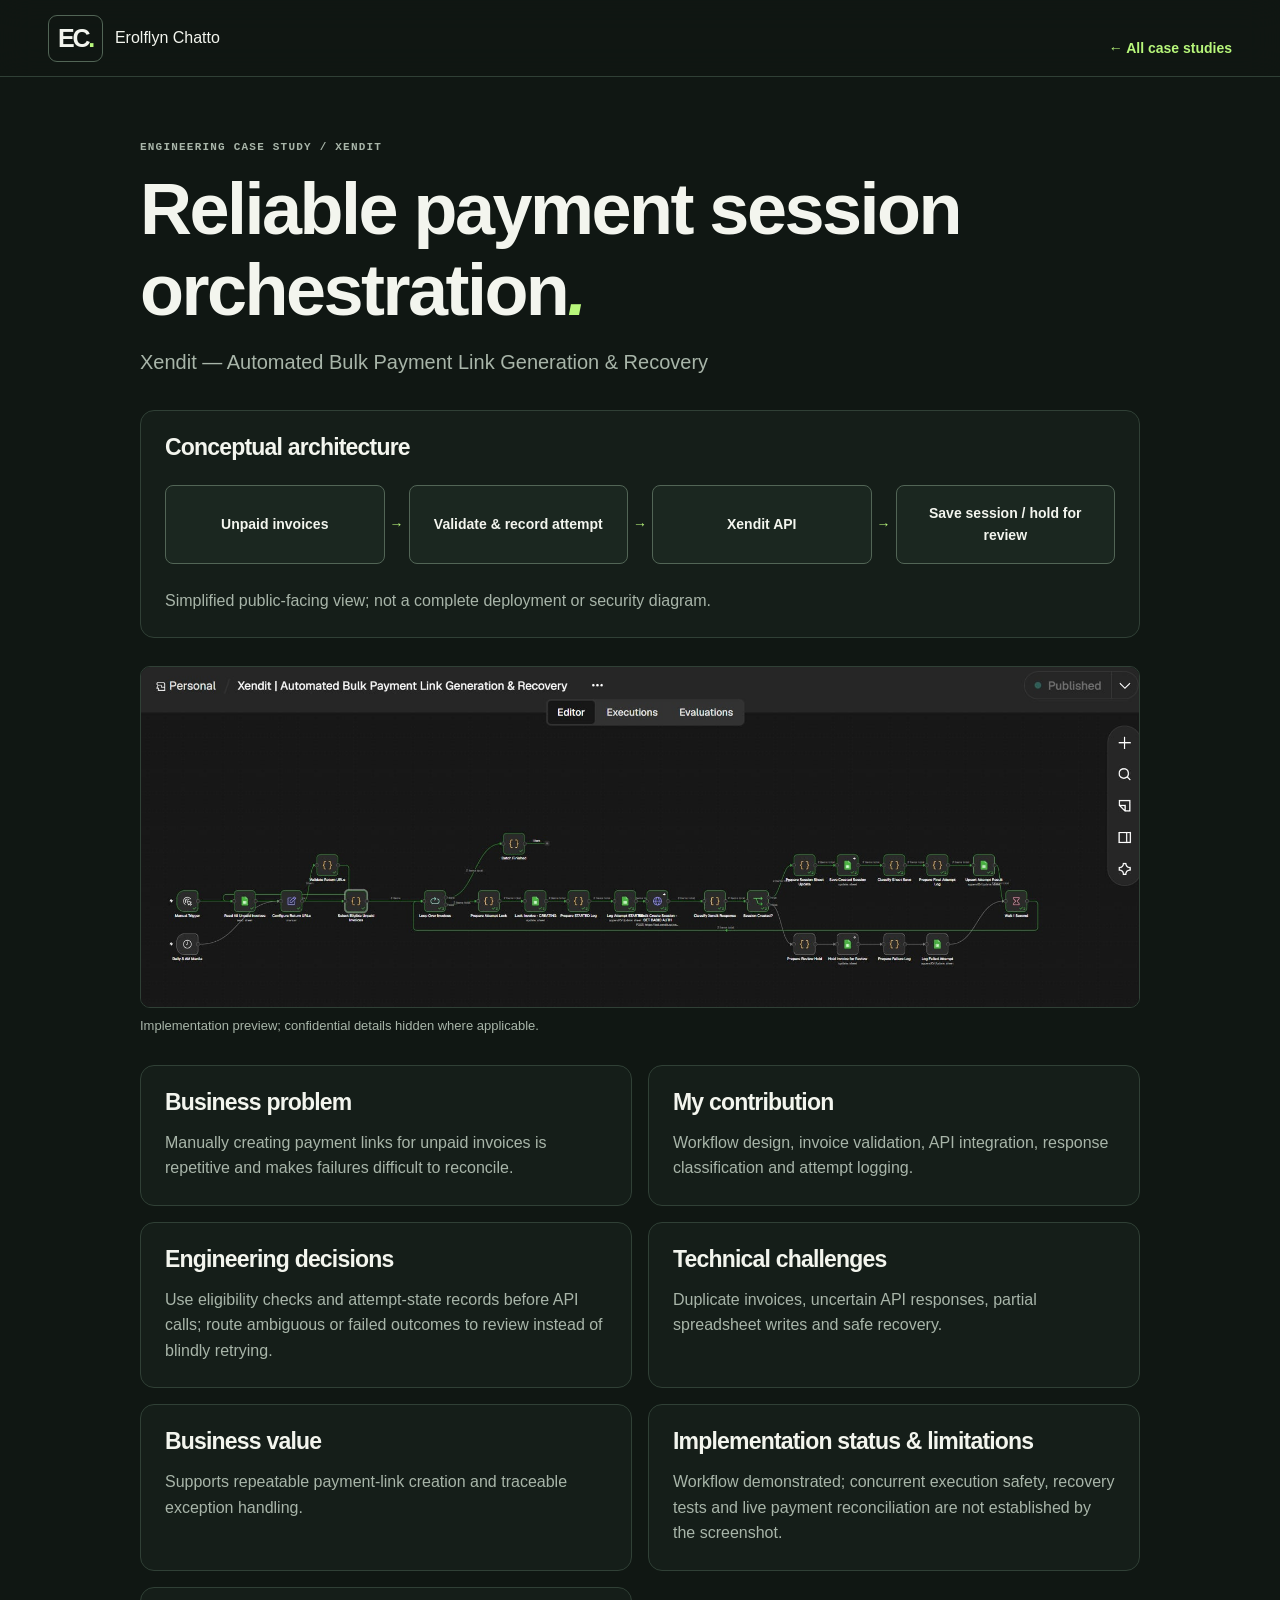
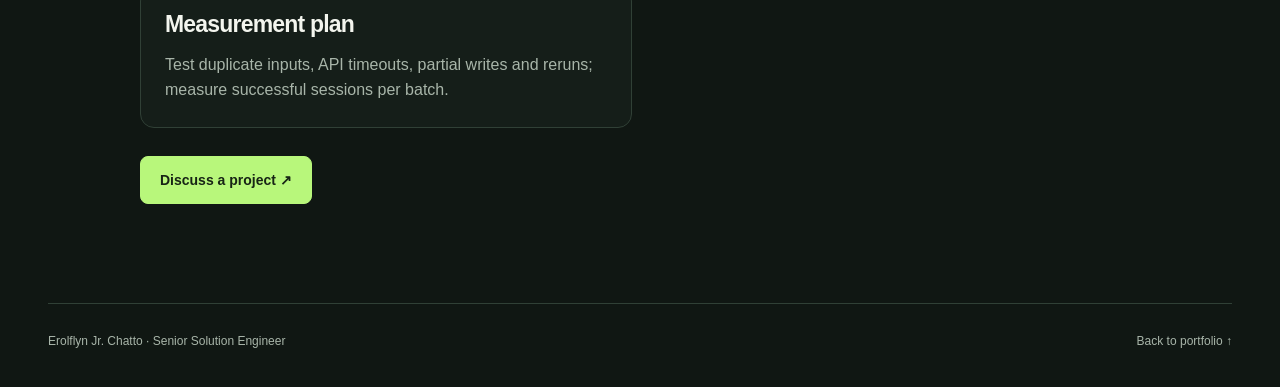
<file: case-studies/xendit.html>
<!doctype html><html lang="en" data-theme="dark"><head><meta charset="utf-8"><meta name="viewport" content="width=device-width,initial-scale=1"><title>Reliable payment session orchestration | Erolflyn Chatto</title><link rel="stylesheet" href="../styles.css"><link rel="icon" href="../assets/favicon.svg"><script>try{document.documentElement.dataset.theme=localStorage.getItem('ec-portfolio-theme')==='light'?'light':'dark'}catch{}</script></head><body><header class="site-header"><div class="container case-nav"><a class="brand" href="../index.html"><span class="brand-mark">EC<span>.</span></span> Erolflyn Chatto</a><a class="text-link" href="../index.html#case-studies">← All case studies</a></div></header><main class="container case-page"><div class="eyebrow">ENGINEERING CASE STUDY / XENDIT</div><h1>Reliable payment session orchestration<em>.</em></h1><p class="case-lead">Xendit — Automated Bulk Payment Link Generation &amp; Recovery</p><div class="architecture"><h2>Conceptual architecture</h2><div class="architecture-flow"><div class="architecture-node">Unpaid invoices</div><div class="architecture-node">Validate &amp; record attempt</div><div class="architecture-node">Xendit API</div><div class="architecture-node">Save session / hold for review</div></div><p>Simplified public-facing view; not a complete deployment or security diagram.</p></div><figure><img src="../assets/xendit-workflow.jpg" alt="n8n Xendit payment workflow with invoice selection, locking, API requests, success and failure logging"><figcaption>Implementation preview; confidential details hidden where applicable.</figcaption></figure><div class="case-content"><section class="case-section"><h2>Business problem</h2><p>Manually creating payment links for unpaid invoices is repetitive and makes failures difficult to reconcile.</p></section><section class="case-section"><h2>My contribution</h2><p>Workflow design, invoice validation, API integration, response classification and attempt logging.</p></section><section class="case-section"><h2>Engineering decisions</h2><p>Use eligibility checks and attempt-state records before API calls; route ambiguous or failed outcomes to review instead of blindly retrying.</p></section><section class="case-section"><h2>Technical challenges</h2><p>Duplicate invoices, uncertain API responses, partial spreadsheet writes and safe recovery.</p></section><section class="case-section"><h2>Business value</h2><p>Supports repeatable payment-link creation and traceable exception handling.</p></section><section class="case-section"><h2>Implementation status &amp; limitations</h2><p>Workflow demonstrated; concurrent execution safety, recovery tests and live payment reconciliation are not established by the screenshot.</p></section><section class="case-section"><h2>Measurement plan</h2><p>Test duplicate inputs, API timeouts, partial writes and reruns; measure successful sessions per batch.</p></section></div><a class="button primary" href="../index.html#contact">Discuss a project ↗</a></main><footer class="container footer"><span>Erolflyn Jr. Chatto · Senior Solution Engineer</span><a href="../index.html">Back to portfolio ↑</a></footer></body></html>
</file>
<file: styles.css>
:root{color-scheme:dark;--bg:#101713;--panel:#151e19;--panel2:#1b2720;--text:#f3f5ee;--muted:#a8b5a9;--accent:#b8f77b;--accent-ink:#172415;--line:#304036;--line-strong:#526556;--header:rgba(16,23,19,.94);--mono:ui-monospace,Consolas,monospace;--sans:Inter,'Segoe UI',Arial,sans-serif} :root[data-theme=light]{color-scheme:light;--bg:#f4f5ef;--panel:#fff;--panel2:#e9eee5;--text:#16241b;--muted:#536358;--accent:#397b2d;--accent-ink:#fff;--line:#d3ddd1;--line-strong:#9aafa0;--header:rgba(244,245,239,.94)}
*{box-sizing:border-box}html{scroll-behavior:smooth;scroll-padding-top:100px}body{margin:0;background:var(--bg);color:var(--text);font:16px/1.6 var(--sans)}a{color:inherit;text-decoration:none}button{font:inherit;color:inherit;cursor:pointer}button:focus-visible,a:focus-visible,summary:focus-visible{outline:2px solid var(--accent);outline-offset:4px}img{max-width:100%;display:block}p,h1,h2,h3{margin:0}h1,h2,h3{line-height:1.12;letter-spacing:-.035em}p{color:var(--muted)}.container{width:min(1200px,calc(100% - 96px));margin-inline:auto}.skip-link{position:fixed;top:10px;left:10px;transform:translateY(-160%);z-index:100;background:var(--accent);color:var(--accent-ink);padding:12px}.skip-link:focus{transform:none}.site-header{position:sticky;top:0;z-index:20;border-bottom:1px solid var(--line);background:var(--header);backdrop-filter:blur(16px)}.nav-wrap{height:78px;display:flex;align-items:center;justify-content:space-between;gap:30px}.brand{display:flex;align-items:center;gap:12px;white-space:nowrap}.brand-mark{font-size:25px;font-weight:800;letter-spacing:-.09em;line-height:1;border:1px solid var(--line-strong);border-radius:9px;padding:10px 9px}.brand-mark span,.section-heading h2 span,.stats strong span{color:var(--accent)}.brand-name{font-weight:700;font-size:14px;line-height:1.35}.brand-name small{display:block;color:var(--muted);font-weight:400;font-size:11px}.nav-wrap nav{display:flex;gap:30px;align-items:center}.nav-wrap nav a{color:var(--muted);font-size:14px;font-weight:600}.nav-wrap nav a:hover,.nav-wrap nav a.active{color:var(--accent)}.nav-actions{display:flex;align-items:center;gap:12px}.icon-button{width:38px;height:38px;border:1px solid var(--line);border-radius:8px;background:transparent;display:grid;place-items:center}.icon-button:hover,.nav-resume:hover{border-color:var(--accent)}.icon-button svg{width:20px;height:20px}.nav-resume{font-size:13px;font-weight:700;border:1px solid var(--line-strong);border-radius:8px;padding:8px 13px;white-space:nowrap}.nav-resume span{color:var(--accent);margin-left:6px}.menu-toggle{display:none}
.hero{display:grid;grid-template-columns:1.16fr .84fr;column-gap:58px;align-items:center;padding-top:90px}.eyebrow{font:600 11px var(--mono);letter-spacing:.11em;color:var(--muted);display:flex;align-items:center;gap:8px}.status-dot{display:inline-block;width:8px;height:8px;border-radius:50%;background:var(--accent);box-shadow:0 0 0 4px color-mix(in srgb,var(--accent) 13%,transparent);flex:none}.hero h1{font-size:clamp(42px,5.25vw,77px);line-height:1.025;letter-spacing:-.062em;margin:23px 0}.hero h1 em,.contact h2 em{font-style:normal;color:var(--accent)}.hero-intro{font-size:18px;max-width:560px;line-height:1.75}.hero-intro strong{color:var(--text)}.hero-actions,.contact-actions{display:flex;flex-wrap:wrap;gap:12px;margin-top:28px}.button{display:inline-flex;align-items:center;justify-content:center;gap:18px;min-height:48px;padding:12px 19px;border:1px solid var(--line-strong);border-radius:8px;font-weight:700;font-size:14px;transition:transform .18s,border-color .18s}.button:hover{transform:translateY(-2px);border-color:var(--accent)}.button.primary{background:var(--accent);color:var(--accent-ink);border-color:var(--accent)}.hero-tech{display:flex;flex-wrap:wrap;gap:18px;margin-top:29px;font:10px var(--mono);letter-spacing:.06em;color:var(--muted)}.hero-tech span+span:before{content:'/';margin-right:16px;color:var(--line-strong)}.hero-visual{border:1px solid var(--line);border-radius:13px;background:var(--panel);box-shadow:0 20px 65px #0002;overflow:hidden}.visual-top,.visual-bottom{display:flex;justify-content:space-between;align-items:center;gap:8px;padding:15px 18px;color:var(--muted);font:10px var(--mono);letter-spacing:.04em}.visual-top{border-bottom:1px solid var(--line)}.visual-bottom{border-top:1px solid var(--line)}.visual-top i,.visual-bottom i{display:inline-block;width:7px;height:7px;border-radius:50%;background:var(--accent);margin-right:6px}.diagram{position:relative;height:300px;isolation:isolate}.diagram-grid{position:absolute;inset:0;background-image:radial-gradient(var(--line-strong) .8px,transparent .8px);background-size:16px 16px;opacity:.32;z-index:-2}.diagram-lines{position:absolute;width:100%;height:100%;inset:0;z-index:-1}.diagram-node{display:flex;align-items:center;gap:8px;position:absolute;left:4%;width:29%;min-height:56px;padding:9px 8px;background:var(--panel2);border:1px solid var(--line-strong);border-radius:7px;font-size:12px;font-weight:700;line-height:1.4}.node-a{top:38px}.node-b{top:122px}.node-c{top:206px}.diagram-node small,.outcome small{display:block;font-size:10px;font-weight:400;color:var(--muted)}.node-icon{font:700 15px var(--mono);color:var(--accent)}.hub{position:absolute;left:44%;top:119px;width:17%;height:62px;background:var(--accent);color:var(--accent-ink);display:grid;place-content:center;text-align:center;border-radius:9px}.hub>span{font-size:25px;letter-spacing:-.09em;font-weight:800;line-height:1.1}.hub small{font:8px var(--mono);margin-top:3px}.outcome{position:absolute;right:4%;top:106px;width:25%;min-height:88px;border-radius:8px;background:var(--panel2);border:1px solid var(--line-strong);text-align:center;padding:8px 4px;line-height:1.25}.outcome strong{font-size:12px}.outcome-icon{display:block;font-size:18px;color:var(--accent)}.outcome small{margin-top:5px;font-size:9px}.stats{grid-column:1/-1;display:grid;grid-template-columns:repeat(4,1fr);border-top:1px solid var(--line);border-bottom:1px solid var(--line);margin-top:72px}.stats>div{padding:23px 20px 22px 0}.stats>div+div{padding-left:25px;border-left:1px solid var(--line)}.stats strong{font-size:35px;letter-spacing:-.055em;line-height:1.2}.stats p{font-size:13px;margin-top:6px}
.section{padding-top:100px}.section-heading{display:flex;align-items:end;justify-content:space-between;gap:35px;margin-bottom:30px}.section-heading h2,.contact h2{font-size:clamp(34px,4.2vw,56px);margin-top:12px;letter-spacing:-.05em}.section-heading>p{max-width:365px;font-size:15px}.section-number{color:var(--accent)}.filters{display:flex;flex-wrap:wrap;gap:8px;margin-bottom:22px}.filter{border:1px solid var(--line);background:transparent;color:var(--muted);border-radius:7px;padding:8px 14px;font-size:13px;font-weight:600}.filter.active{color:var(--text);background:var(--panel2);border-color:var(--line-strong)}.filter:hover{border-color:var(--accent)}.filter span{font:10px var(--mono);color:var(--accent);margin-left:5px}.project-grid{display:grid;grid-template-columns:repeat(2,minmax(0,1fr));gap:20px;align-items:start}.project-card{border:1px solid var(--line);background:var(--panel);border-radius:12px;overflow:hidden;min-width:0}.project-card[hidden]{display:none}.project-card:hover{border-color:var(--line-strong)}.project-image{position:relative;display:block;width:100%;padding:0;text-align:left;border:0;border-bottom:1px solid var(--line);background:#191b1a;color:#dce4db;overflow:hidden}.image-toolbar{height:34px;display:flex;align-items:center;justify-content:space-between;padding:0 12px;font:10px var(--mono);color:#a7b4aa;border-bottom:1px solid #303a32}.image-toolbar>span:first-child{display:flex;gap:4px}.image-toolbar i{width:6px;height:6px;border-radius:50%;background:#5a695d}.project-image img{width:100%;height:200px;object-fit:contain;background:#202120}.image-zoom{position:absolute;right:10px;bottom:10px;background:#151e19e8;color:#e2f6da;border:1px solid #657561;border-radius:5px;padding:4px 9px;font-size:11px}.project-image:hover .image-zoom{background:#b8f77b;color:#172415}.project-body,.compact{padding:24px}.project-meta{display:flex;flex-wrap:wrap;align-items:center;justify-content:space-between;gap:7px;margin-bottom:11px;font:10px var(--mono);letter-spacing:.055em}.project-index{color:var(--muted)}.project-type{color:var(--accent)}.project-card h3{font-size:25px;line-height:1.19;margin-bottom:12px}.project-card p{font-size:14px;line-height:1.7}.mini-flow{display:flex;flex-wrap:wrap;align-items:center;gap:7px;margin:20px 0;color:var(--muted);font:11px var(--mono)}.mini-flow span{padding:6px 8px;border:1px solid var(--line);border-radius:5px;background:var(--bg)}.mini-flow b{color:var(--accent);font-weight:400}details{border-top:1px solid var(--line);margin:0 0 16px;padding-top:12px}summary{cursor:pointer;font-size:13px;font-weight:650;list-style:none;display:flex;justify-content:space-between;align-items:center}summary::-webkit-details-marker{display:none}summary span{color:var(--accent);font-size:18px}details[open] summary span{transform:rotate(45deg)}details ul,.experience-row ul{padding-left:19px;margin:8px 0 0;color:var(--muted);font-size:14px;line-height:1.65}details li+li,.experience-row li+li{margin-top:5px}.tags{display:flex;gap:6px;flex-wrap:wrap}.tags span{background:var(--panel2);border:1px solid var(--line);color:var(--muted);border-radius:5px;padding:4px 8px;font-size:11px}.compact-icon,.skill-icon{height:39px;width:43px;display:grid;place-items:center;color:var(--accent);background:var(--panel2);border:1px solid var(--line);border-radius:7px;font:700 18px var(--mono);margin-bottom:18px}.compact .tags{margin-top:20px}.compact h3{font-size:23px}.section-footnote{font-size:12px;margin-top:17px}
.experience-list{border-top:1px solid var(--line)}.experience-row{display:grid;grid-template-columns:250px 1fr;gap:40px;border-bottom:1px solid var(--line);padding:27px 0}.experience-date{position:relative;padding-left:22px}.experience-date strong,.experience-date small{display:block;font-size:13px}.experience-date small{color:var(--muted);margin-top:3px}.timeline-dot{position:absolute;top:7px;left:0;width:9px;height:9px;border:2px solid var(--accent);border-radius:50%}.experience-company{color:var(--accent);font:11px var(--mono);letter-spacing:.06em;margin-bottom:6px}.experience-row h3{font-size:26px;margin-bottom:10px}.experience-row p{font-size:15px}.text-link{display:inline-block;color:var(--accent);font-weight:650;font-size:14px;margin-top:20px}.text-link:hover{text-decoration:underline}.skills-grid{display:grid;grid-template-columns:repeat(3,1fr);gap:15px}.skill-card{padding:22px;border:1px solid var(--line);border-radius:9px;background:var(--panel)}.skill-card h3{font-size:20px;margin-bottom:10px}.skill-card p{font-size:14px;line-height:1.75}.education{display:grid;grid-template-columns:1fr 1fr;gap:20px;border-top:1px solid var(--line);margin-top:26px;padding-top:24px}.education h3{font-size:20px;margin:8px 0 4px}.education p{font-size:14px;margin-top:8px}.contact-panel{padding:43px;display:grid;grid-template-columns:1.4fr .6fr;gap:30px;align-items:center;background:var(--panel);border:1px solid var(--line-strong);border-radius:13px}.contact-panel p{margin-top:17px;max-width:550px}.contact-side{border-left:1px solid var(--line);padding-left:25px;min-width:0}.email-address{display:block;font-size:clamp(13px,1.4vw,17px);font-weight:650;overflow-wrap:anywhere;margin:12px 0}.email-address:hover{color:var(--accent)}.copy-button{display:inline-flex;gap:10px;background:transparent;border:1px solid var(--line);border-radius:6px;padding:6px 10px;font-size:12px}.copy-button:hover{border-color:var(--accent)}.copy-status{display:block;font-size:12px;color:var(--accent);min-height:22px}.contact-location{display:flex;align-items:center;gap:9px;font-size:12px;color:var(--muted);margin-top:18px}.footer{display:flex;justify-content:space-between;gap:16px;padding:28px 0 34px;margin-top:35px;border-top:1px solid var(--line);color:var(--muted);font-size:12px}.footer a:hover{color:var(--accent)}dialog{width:min(1500px,95vw);max-height:94vh;padding:18px;border:1px solid var(--line-strong);border-radius:12px;background:var(--panel);color:var(--text);box-shadow:0 20px 65px #0005}dialog::backdrop{background:#000b;backdrop-filter:blur(5px)}.dialog-header{display:flex;justify-content:space-between;align-items:center;gap:16px;margin-bottom:14px}.dialog-header h2{font-size:20px}.close-dialog{font-size:27px;line-height:1;flex:none}.dialog-image-wrap{overflow:auto;border-radius:6px;background:#202020}.dialog-image-wrap img{width:100%;min-width:850px;max-width:none;height:auto}dialog p{font-size:12px;margin:10px 0}dialog a{color:var(--accent);font-size:13px}
@media(max-width:1050px){.container{width:calc(100% - 64px)}.hero{column-gap:30px;padding-top:66px}.nav-wrap nav{gap:18px}.hero-tech{gap:10px}.hero-tech span+span:before{margin-right:9px}.visual-top,.visual-bottom{padding:12px;font-size:9px}.diagram-node{font-size:11px;gap:5px}.diagram-node small{font-size:9px}.stats>div+div{padding-left:15px}.contact-panel{padding:32px}.project-image img{height:175px}}
@media(max-width:800px){.container{width:calc(100% - 40px)}.nav-wrap{height:68px;gap:14px}.nav-wrap nav{display:none;position:absolute;top:67px;left:0;right:0;padding:14px 20px 20px;background:var(--bg);border-bottom:1px solid var(--line);flex-direction:column;align-items:stretch;gap:0}.nav-wrap nav.open{display:flex}.nav-wrap nav a{padding:12px}.menu-toggle{display:grid}.nav-resume{display:none}.hero{grid-template-columns:1fr;gap:35px;padding-top:55px}.hero h1{font-size:clamp(43px,9vw,68px)}.hero-visual{max-width:560px;width:100%}.hero-intro{font-size:17px}.stats{margin-top:4px;grid-template-columns:repeat(2,1fr)}.stats>div:nth-child(3){border-left:0;padding-left:0}.stats>div:nth-child(n+3){border-top:1px solid var(--line)}.stats>div{padding:18px 12px 18px 0}.stats strong{font-size:31px}.section{padding-top:72px}.section-heading{display:block;margin-bottom:24px}.section-heading>p{margin-top:14px;max-width:550px}.project-grid{gap:14px}.project-body,.compact{padding:18px}.project-card h3{font-size:21px}.project-image img{height:145px}.skills-grid{grid-template-columns:repeat(2,1fr)}.experience-row{grid-template-columns:180px 1fr;gap:18px}.contact-panel{grid-template-columns:1fr;gap:26px}.contact-side{border-left:0;border-top:1px solid var(--line);padding:22px 0 0}.footer{flex-wrap:wrap}.footer>span:nth-child(2){display:none}}
@media(max-width:550px){.container{width:calc(100% - 32px)}.brand-name{font-size:13px}.hero{padding-top:42px}.hero h1{font-size:clamp(38px,10vw,55px);margin:18px 0}.hero-tech{font-size:9px;gap:7px}.hero-tech span+span:before{margin-right:6px}.hero-actions .button{flex:1;gap:7px;padding:11px 10px}.diagram{height:285px}.diagram-node{min-height:51px;width:31%;left:3%;padding:6px 5px}.node-a{top:37px}.node-b{top:117px}.node-c{top:197px}.hub{top:113px;height:59px}.outcome{top:101px}.visual-top,.visual-bottom{font-size:8px;padding:11px 9px}.project-grid,.skills-grid,.education{grid-template-columns:1fr}.project-image img{height:auto;aspect-ratio:2.1;object-fit:contain}.experience-row{grid-template-columns:1fr;gap:12px;padding:24px 0}.experience-row h3{font-size:23px}.experience-date{padding-left:19px}.contact-panel{padding:23px}.contact h2{font-size:37px}.contact-actions{gap:8px}.contact-actions .button{font-size:13px;padding:10px 12px;gap:8px}.filters{gap:6px}.filter{font-size:12px;padding:7px 10px}.stats p{font-size:12px}.eyebrow{font-size:10px}.section{padding-top:62px}.footer{font-size:11px}.skill-card{padding:20px}}
@media(prefers-reduced-motion:reduce){*,*::before,*::after{scroll-behavior:auto!important;transition:none!important;animation:none!important}}

/* Additional case studies */
.project-image.msim-image img{background:#f4f5f6}.case-note{margin:12px 0 0;padding:10px 12px;border-left:2px solid var(--accent);background:var(--bg);border-radius:0 6px 6px 0}.project-card details .case-note{font-size:12px;line-height:1.6}

/* Web-development-first portfolio additions */
.web-capabilities{display:grid;grid-template-columns:repeat(3,minmax(0,1fr));gap:15px}.web-capabilities .skill-card{display:flex;flex-direction:column;gap:10px}.web-capabilities .skill-card h3,.web-capabilities .skill-icon{margin-bottom:0}.web-capabilities .tags{margin-top:auto;padding-top:8px}.web-cta{display:flex;align-items:center;flex-wrap:wrap;gap:18px;margin-top:20px}.web-cta .text-link{margin-top:0}.compact details{margin-top:18px}.project-card.compact[data-category="web"]{display:flex;flex-direction:column}.project-card.compact[data-category="web"] .tags{margin-top:auto;padding-top:12px}.project-card[hidden]{display:none!important}.hero-tech{flex-wrap:wrap}.nav-wrap nav{gap:22px}
@media(max-width:1050px){.nav-wrap nav{gap:12px}}
@media(max-width:800px){.web-capabilities{grid-template-columns:repeat(2,minmax(0,1fr))}.web-capabilities article:last-child{grid-column:1/-1}}
@media(max-width:550px){.web-capabilities{grid-template-columns:1fr}.web-cta{align-items:flex-start;flex-direction:column;gap:12px}}

.case-grid{display:grid;grid-template-columns:repeat(3,minmax(0,1fr));gap:18px}.case-tile,.architecture,.case-section{border:1px solid var(--line);background:var(--panel);border-radius:14px;padding:24px}.case-tile h3{font-size:25px;margin:12px 0}.case-link{display:inline-block;color:var(--accent);font-weight:700;margin-top:18px;border-bottom:1px solid var(--line-strong);padding-bottom:4px}.project-value{border-top:1px solid var(--line);padding-top:14px;margin-top:14px;font-size:14px}.project-value strong{display:block;margin-top:8px}.case-nav{display:flex;justify-content:space-between;align-items:center;gap:16px;min-height:76px}.case-page{max-width:1000px;padding-block:64px}.case-page h1{font-size:clamp(36px,6vw,72px);margin:16px 0}.case-page h1 em{color:var(--accent)}.case-lead{font-size:20px;margin-bottom:32px}.architecture h2,.case-section h2{font-size:23px;margin-bottom:14px}.architecture-flow{display:flex;align-items:stretch;gap:24px;margin:24px 0}.architecture-node{position:relative;flex:1;display:grid;place-items:center;text-align:center;border:1px solid var(--line-strong);background:var(--panel2);padding:16px 10px;border-radius:8px;font-weight:600;font-size:14px}.architecture-node:not(:last-child):after{content:'→';position:absolute;right:-20px;color:var(--accent)}.case-page figure{margin:28px 0}.case-page figure img{width:100%;border-radius:10px;border:1px solid var(--line)}.case-page figcaption{color:var(--muted);font-size:13px;margin-top:8px}.case-content{display:grid;grid-template-columns:1fr 1fr;gap:16px;margin:28px 0}.case-page .button{display:inline-flex}@media(max-width:760px){.case-grid,.case-content{grid-template-columns:1fr}.architecture-flow{flex-direction:column}.architecture-node:not(:last-child):after{content:'↓';right:auto;bottom:-24px}.case-nav .brand{font-size:12px}.case-nav .text-link{font-size:12px}.case-page{padding-block:36px}}
</file>
